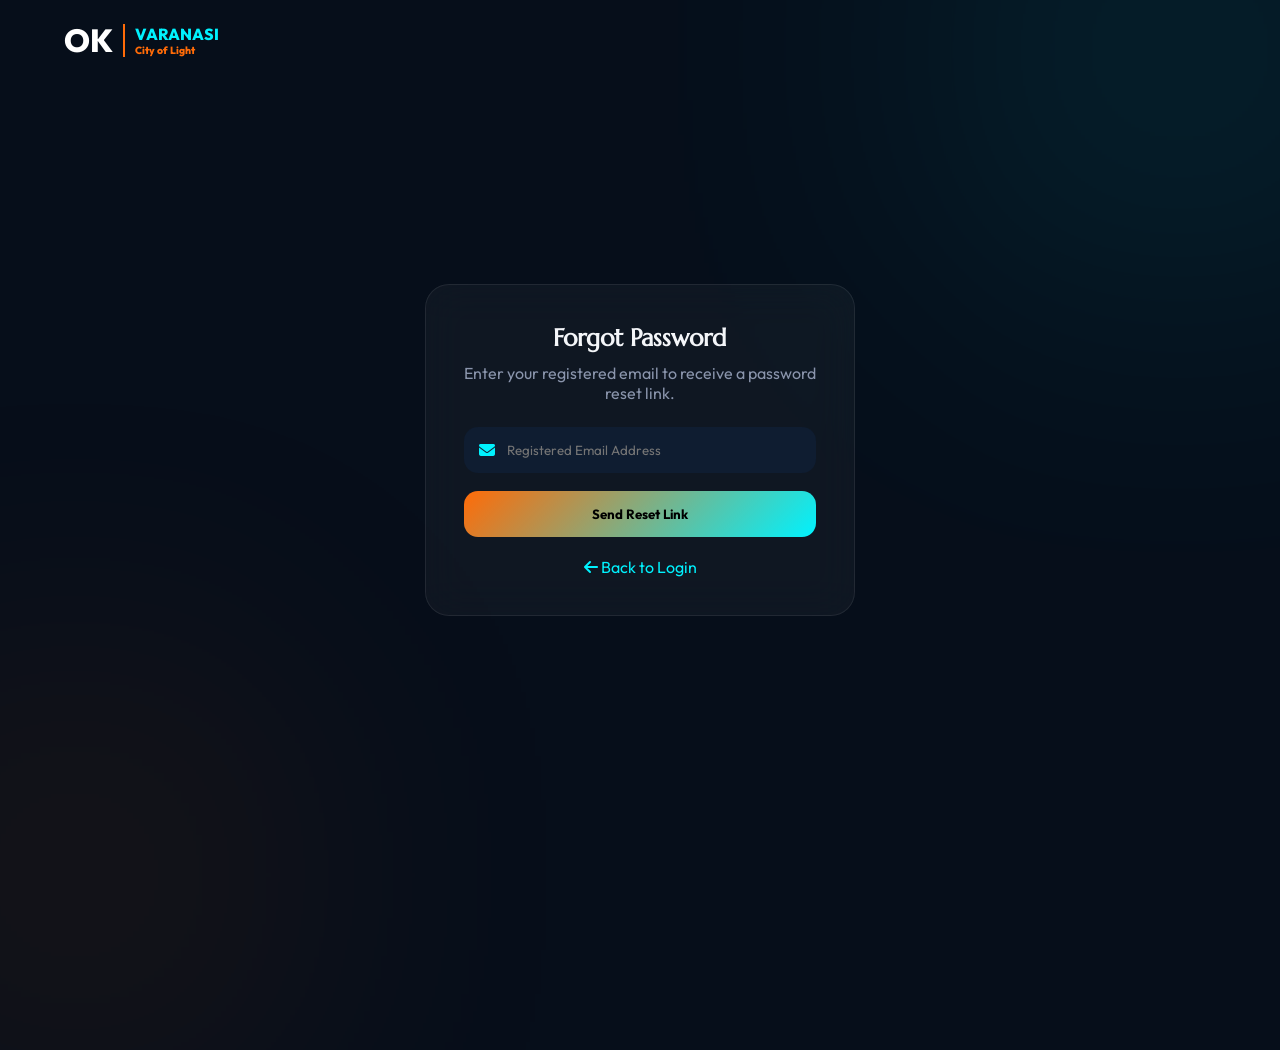
<file: forgot-password.html>
<!DOCTYPE html><html lang='en'><head><meta charset='UTF-8'><meta name='viewport' content='width=device-width,initial-scale=1.0'><title>Forgot Password - OK Varanasi</title><link rel='preconnect' href='https://fonts.googleapis.com'><link rel='preconnect' href='https://fonts.gstatic.com' crossorigin><link href='https://fonts.googleapis.com/css2?family=Marcellus&family=Outfit:wght@300;400;500;600;700;800&display=swap' rel='stylesheet'><link rel='stylesheet' href='https://cdnjs.cloudflare.com/ajax/libs/font-awesome/6.5.0/css/all.min.css'><style>*{margin:0;padding:0;box-sizing:border-box;font-family:Outfit,sans-serif}:root{--bg:#060e1a;--text:#f4f6f9;--muted:#8a95ac;--cyan:#00f2fe;--saffron:#ff6b08}body{background:var(--bg);color:var(--text);min-height:100vh;overflow:hidden}body:before{content:'';position:absolute;top:-150px;right:-100px;width:400px;height:400px;background:var(--cyan);opacity:.12;filter:blur(150px)}body:after{content:'';position:absolute;bottom:-150px;left:-100px;width:350px;height:350px;background:var(--saffron);opacity:.12;filter:blur(150px)}.header{position:absolute;top:0;left:0;width:100%;padding:20px 5%}.logo{display:flex;align-items:center;gap:10px;text-decoration:none;color:#fff}.logo-ok{font-size:2rem;font-weight:800}.logo-varanasi{display:flex;flex-direction:column;color:var(--cyan);font-weight:800;border-left:2px solid var(--saffron);padding-left:10px}.logo-varanasi span{font-size:.65rem;color:var(--saffron)}.wrap{display:flex;justify-content:center;align-items:center;min-height:100vh;padding:20px}.card{width:430px;max-width:100%;background:rgba(255,255,255,.04);backdrop-filter:blur(20px);padding:38px;border-radius:24px;border:1px solid rgba(255,255,255,.08)}h1{font-family:Marcellus,serif;text-align:center}p{color:var(--muted);text-align:center;margin:10px 0 24px}.input{display:flex;align-items:center;gap:12px;background:#0f1d31;padding:15px;border-radius:14px;margin-bottom:18px}.input i{color:var(--cyan)}.input input{flex:1;background:none;border:none;outline:none;color:#fff}button{width:100%;padding:15px;border:none;border-radius:14px;background:linear-gradient(135deg,var(--saffron),var(--cyan));font-weight:700}.bottom{text-align:center;margin-top:20px}.bottom a{color:var(--cyan);text-decoration:none}</style></head><body><header class='header'><a href='index.html' class='logo'><div class='logo-ok'>OK</div><div class='logo-varanasi'>VARANASI<span>City of Light</span></div></a></header><section class='wrap'><div class='card'><h1>Forgot Password</h1><p>Enter your registered email to receive a password reset link.</p><form action='api/forgot-password.php' method='POST'><div class='input'><i class='fa-solid fa-envelope'></i><input type='email' name='email' placeholder='Registered Email Address' required></div><button type='submit'>Send Reset Link</button></form><div class='bottom'><a href='login.html'><i class='fa-solid fa-arrow-left'></i> Back to Login</a></div></div></section></body></html>
</file>
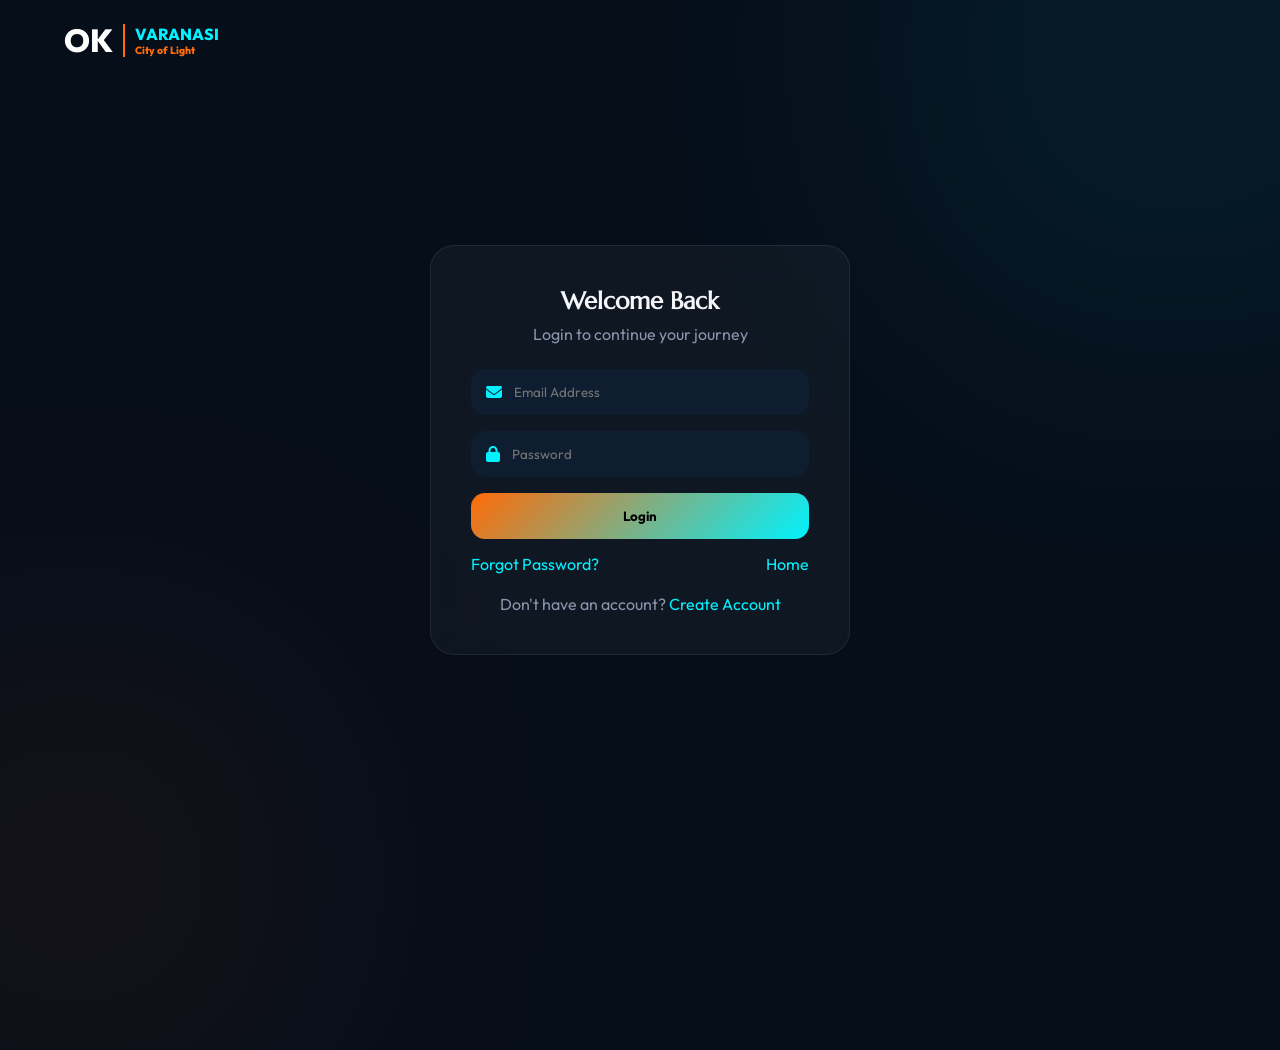
<file: login.html>
<!DOCTYPE html>
<html lang="en">
<head>
<meta charset="UTF-8">
<meta name="viewport" content="width=device-width, initial-scale=1.0">
<title>OK Varanasi Login</title>
<link rel="preconnect" href="https://fonts.googleapis.com">
<link rel="preconnect" href="https://fonts.gstatic.com" crossorigin>
<link href="https://fonts.googleapis.com/css2?family=Marcellus&family=Outfit:wght@300;400;500;600;700;800&display=swap" rel="stylesheet">
<link rel="stylesheet" href="https://cdnjs.cloudflare.com/ajax/libs/font-awesome/6.5.0/css/all.min.css">
<style>
*{margin:0;padding:0;box-sizing:border-box;font-family:'Outfit',sans-serif}
:root{--bg:#060e1a;--text:#f4f6f9;--muted:#8a95ac;--cyan:#00f2fe;--saffron:#ff6b08}
body{background:var(--bg);color:var(--text);min-height:100vh;overflow:hidden}
body:before{content:'';position:absolute;top:-150px;right:-100px;width:400px;height:400px;background:var(--cyan);opacity:.12;filter:blur(150px)}
body:after{content:'';position:absolute;bottom:-150px;left:-100px;width:350px;height:350px;background:var(--saffron);opacity:.12;filter:blur(150px)}
.header{position:absolute;top:0;left:0;width:100%;padding:20px 5%}
.logo{display:flex;align-items:center;gap:10px;text-decoration:none;color:#fff}
.logo-ok{font-size:2rem;font-weight:800}.logo-varanasi{display:flex;flex-direction:column;color:var(--cyan);font-weight:800;border-left:2px solid var(--saffron);padding-left:10px}.logo-varanasi span{font-size:.65rem;color:var(--saffron)}
.wrap{display:flex;justify-content:center;align-items:center;min-height:100vh;padding:20px}
.card{width:420px;max-width:100%;background:rgba(255,255,255,.04);backdrop-filter:blur(20px);padding:40px;border-radius:24px;border:1px solid rgba(255,255,255,.08)}
h1{font-family:'Marcellus',serif;text-align:center}p{text-align:center;color:var(--muted);margin:8px 0 25px}
.input{display:flex;align-items:center;gap:12px;background:#0f1d31;padding:15px;border-radius:14px;margin-bottom:16px}
.input i{color:var(--cyan)}.input input{flex:1;background:none;border:none;outline:none;color:#fff}
button{width:100%;padding:15px;border:none;border-radius:14px;background:linear-gradient(135deg,var(--saffron),var(--cyan));font-weight:700;cursor:pointer}
.links{display:flex;justify-content:space-between;margin-top:15px}.links a,.bottom a{color:var(--cyan);text-decoration:none}.bottom{text-align:center;margin-top:20px;color:var(--muted)}
</style>
</head>
<body>
<header class="header">
<a href="index.html" class="logo"><div class="logo-ok">OK</div><div class="logo-varanasi">VARANASI<span>City of Light</span></div></a>
</header>

<section class="wrap">
<div class="card">
<h1>Welcome Back</h1>
<p>Login to continue your journey</p>

<form id="loginForm" action="api/login.php" method="POST">
<div class="input"><i class="fa-solid fa-envelope"></i><input type="email" name="email" placeholder="Email Address" required></div>
<div class="input"><i class="fa-solid fa-lock"></i><input type="password" name="password" placeholder="Password" required></div>

<button type="submit">Login</button>

<div class="links">
<a href="forgot-password.html">Forgot Password?</a>
<a href="index.html">Home</a>
</div>
</form>

<div class="bottom">
Don't have an account?
<a href="register.html">Create Account</a>
</div>
</div>
</section>

<script>
const loginForm=document.getElementById("loginForm");
loginForm.addEventListener("submit",function(e){
e.preventDefault();
const formData=new FormData(loginForm);
fetch("api/login.php",{method:"POST",body:formData})
.then(r=>r.text())
.then(data=>{
if(data.trim()==="success"){
alert("Login Successful!");
window.location.href="index.html";
}else{
alert(data);
}
})
.catch(()=>alert("Something went wrong."));
});
</script>
</body>
</html>
</file>
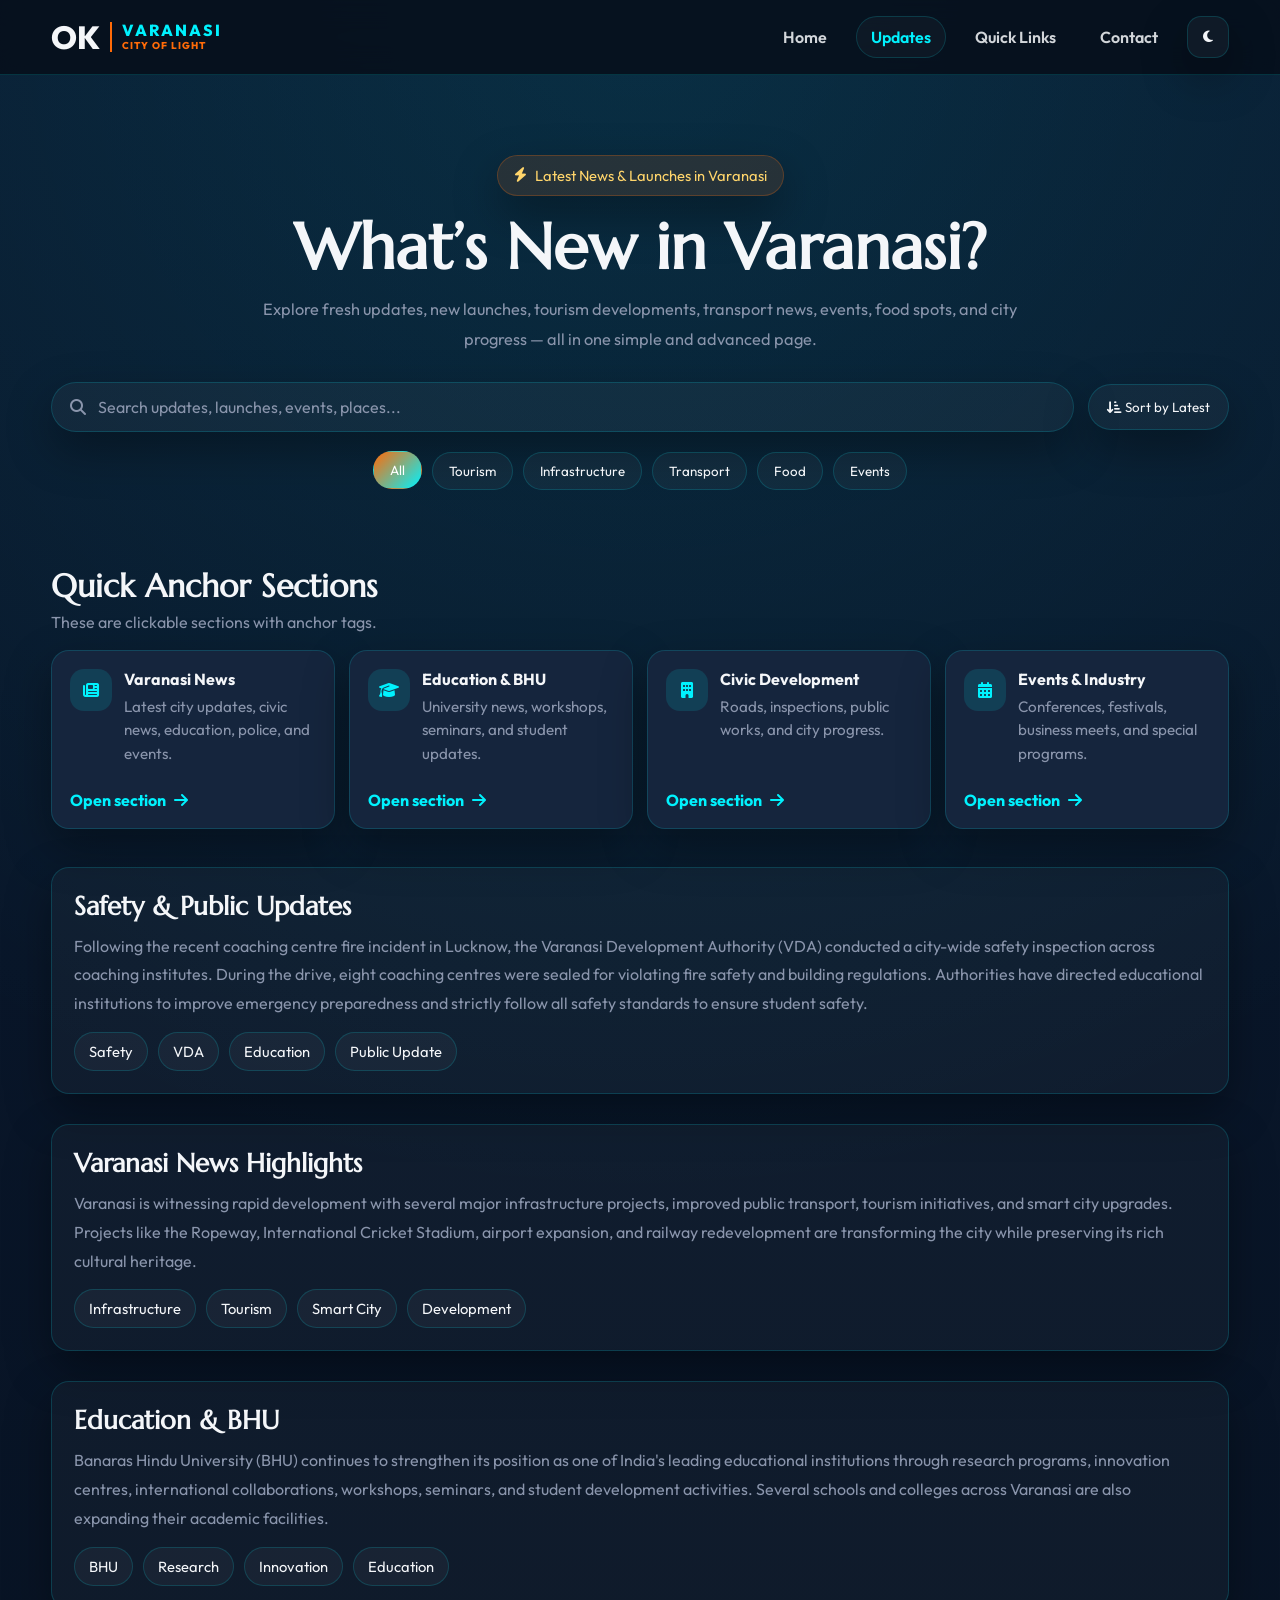
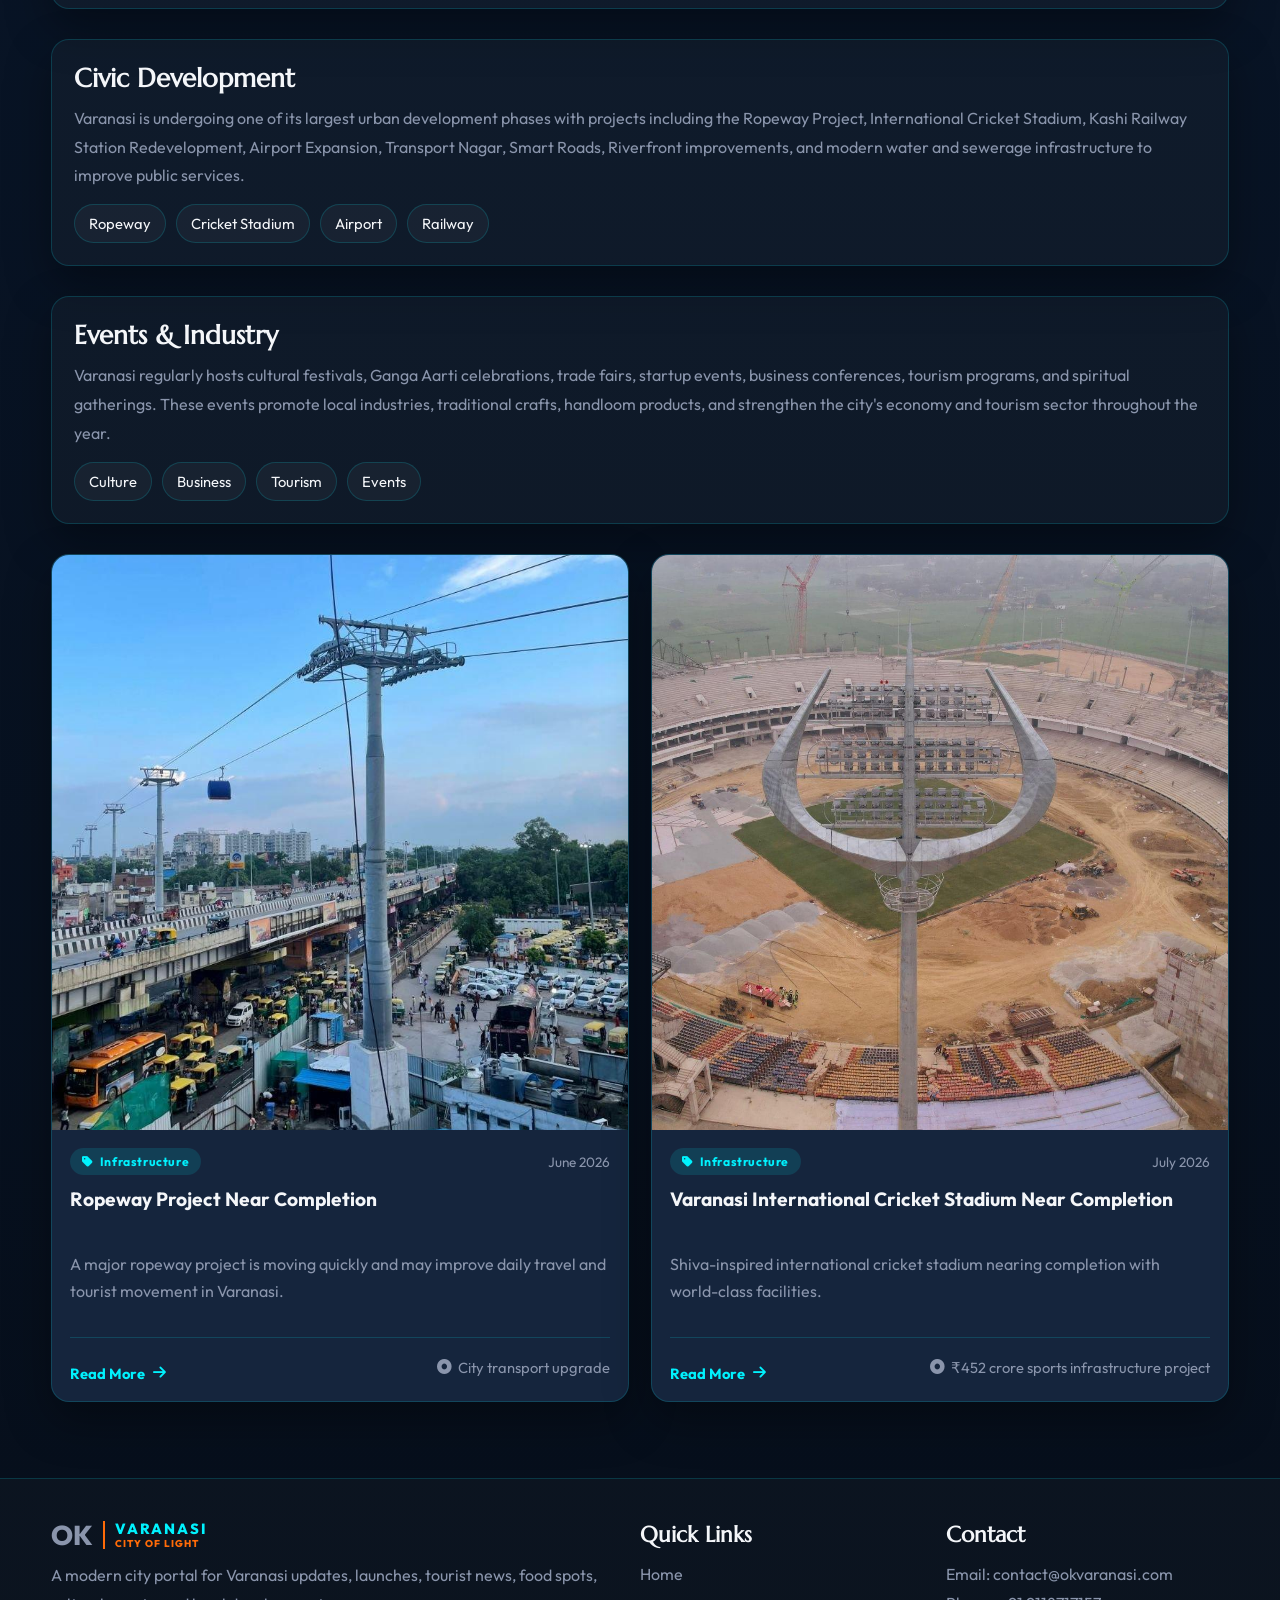
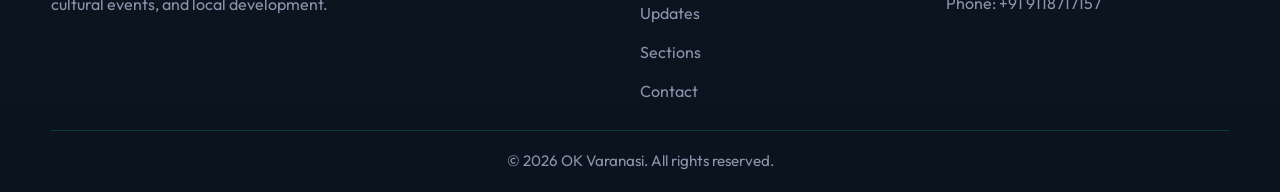
<file: new.html>
<!DOCTYPE html>
<html lang="en">
<head>
  <meta charset="UTF-8" />
  <meta name="viewport" content="width=device-width, initial-scale=1.0" />
  <title>OK Varanasi | Updates</title>
  <meta name="description" content="Latest updates, launches, events, tourism news, and developments happening in Varanasi." />
  <link rel="preconnect" href="https://fonts.googleapis.com">
  <link rel="preconnect" href="https://fonts.gstatic.com" crossorigin>
  <link href="https://fonts.googleapis.com/css2?family=Marcellus&family=Outfit:wght@300;400;500;600;700;800&display=swap" rel="stylesheet">
  <link rel="stylesheet" href="https://cdnjs.cloudflare.com/ajax/libs/font-awesome/6.5.0/css/all.min.css">

  <style>
    *{
      margin:0;
      padding:0;
      box-sizing:border-box;
      font-family:'Outfit',sans-serif;
    }

    :root{
      --bg:#060e1a;
      --bg2:#0a192f;
      --card:#15253d;
      --card2:#1a2f4c;
      --text:#f4f6f9;
      --muted:#8a95ac;
      --cyan:#00f2fe;
      --saffron:#ff6b08;
      --gold:#ffd56b;
      --border:rgba(0,242,254,0.16);
      --shadow:0 18px 45px rgba(0,0,0,0.35);
      --header-bg:rgba(6,14,26,0.86);
    }

    body.light{
      --bg:#f4f7fb;
      --bg2:#ffffff;
      --card:#ffffff;
      --card2:#f7fbff;
      --text:#10233d;
      --muted:#5f6f87;
      --cyan:#0066ff;
      --saffron:#ff7a1a;
      --gold:#b8860b;
      --border:rgba(0,102,255,0.16);
      --shadow:0 18px 45px rgba(20,40,80,0.10);
      --header-bg:rgba(244,247,251,0.88);
    }

    html{
      scroll-behavior:smooth;
    }

    body{
      background:
        radial-gradient(circle at top, rgba(0,242,254,0.10), transparent 35%),
        linear-gradient(180deg, var(--bg2), var(--bg));
      color:var(--text);
      overflow-x:hidden;
      transition:background 0.35s ease, color 0.35s ease;
    }

    a{
      text-decoration:none;
      color:inherit;
    }

    .container{
      width:min(1200px,92%);
      margin:auto;
    }

    .header{
      position:sticky;
      top:0;
      z-index:1000;
      background:var(--header-bg);
      backdrop-filter:blur(14px);
      border-bottom:1px solid var(--border);
    }

    .nav{
      display:flex;
      justify-content:space-between;
      align-items:center;
      gap:16px;
      padding:16px 0;
    }

    .logo{
      display:flex;
      align-items:center;
      gap:10px;
      color:var(--text);
      text-decoration:none;
    }

    .logo-ok{
      font-size:2rem;
      font-weight:800;
      line-height:1;
    }

    .logo-varanasi{
      display:flex;
      flex-direction:column;
      font-size:1rem;
      font-weight:800;
      color:var(--cyan);
      letter-spacing:2px;
      text-transform:uppercase;
      border-left:2px solid var(--saffron);
      padding-left:10px;
      line-height:1.05;
    }

    .logo-varanasi span{
      color:var(--saffron);
      font-size:0.62rem;
      letter-spacing:1px;
      margin-top:2px;
    }

    .nav-links{
      display:flex;
      gap:14px;
      flex-wrap:wrap;
      align-items:center;
    }

    .nav-links a{
      padding:10px 14px;
      border-radius:999px;
      color:var(--text);
      font-weight:600;
      opacity:0.86;
      transition:0.25s ease;
      border:1px solid transparent;
    }

    .nav-links a:hover,
    .nav-links a.active{
      color:var(--cyan);
      opacity:1;
      border-color:var(--border);
      background:rgba(255,255,255,0.03);
    }

    .icon-btn{
      width:42px;
      height:42px;
      border:1px solid var(--border);
      background:rgba(255,255,255,0.04);
      color:var(--text);
      border-radius:14px;
      cursor:pointer;
      display:inline-flex;
      align-items:center;
      justify-content:center;
      box-shadow:var(--shadow);
      transition:0.25s ease;
    }

    .icon-btn:hover{
      transform:translateY(-2px);
      border-color:var(--cyan);
    }

    .hero{
      padding:80px 0 34px;
      text-align:center;
    }

    .hero-badge{
      display:inline-flex;
      align-items:center;
      gap:8px;
      padding:10px 16px;
      border-radius:999px;
      background:rgba(255,107,8,0.12);
      border:1px solid rgba(255,107,8,0.25);
      color:var(--gold);
      margin-bottom:18px;
      box-shadow:var(--shadow);
      font-size:0.92rem;
    }

    .hero h1{
      font-family:'Marcellus',serif;
      font-size:clamp(2.2rem,5vw,4.1rem);
      line-height:1.05;
      margin-bottom:14px;
    }

    .hero p{
      max-width:780px;
      margin:0 auto;
      color:var(--muted);
      line-height:1.8;
      font-size:1.02rem;
    }

    .toolbar{
      margin-top:28px;
      display:grid;
      grid-template-columns:1.5fr auto;
      gap:14px;
      align-items:center;
    }

    .search-wrap{
      display:flex;
      align-items:center;
      gap:12px;
      background:rgba(255,255,255,0.04);
      border:1px solid var(--border);
      padding:14px 18px;
      border-radius:999px;
      box-shadow:var(--shadow);
    }

    .search-wrap i{
      color:var(--muted);
    }

    .search-wrap input{
      width:100%;
      border:none;
      outline:none;
      background:transparent;
      color:var(--text);
      font-size:1rem;
    }

    .search-wrap input::placeholder{
      color:var(--muted);
    }

    .sort-btn{
      padding:14px 18px;
      border-radius:999px;
      border:1px solid var(--border);
      background:rgba(255,255,255,0.04);
      color:var(--text);
      cursor:pointer;
      box-shadow:var(--shadow);
      white-space:nowrap;
    }

    .filters{
      display:flex;
      justify-content:center;
      gap:10px;
      flex-wrap:wrap;
      margin-top:20px;
    }

    .filter-btn{
      padding:10px 16px;
      border-radius:999px;
      border:1px solid var(--border);
      background:rgba(255,255,255,0.04);
      color:var(--text);
      cursor:pointer;
      transition:0.25s ease;
    }

    .filter-btn:hover,
    .filter-btn.active{
      background:linear-gradient(135deg, var(--saffron), var(--cyan));
      color:#fff;
      border-color:transparent;
      transform:translateY(-1px);
    }

    .section-head{
      display:flex;
      justify-content:space-between;
      align-items:end;
      gap:16px;
      margin:42px 0 18px;
      flex-wrap:wrap;
    }

    .section-head h2{
      font-family:'Marcellus',serif;
      font-size:2rem;
      margin-bottom:6px;
    }

    .section-head p{
      color:var(--muted);
    }

    .anchor-strip{
      display:grid;
      grid-template-columns:repeat(4, 1fr);
      gap:14px;
      margin-bottom:38px;
    }

    .anchor-card{
      background:var(--card);
      border:1px solid var(--border);
      border-radius:18px;
      padding:18px;
      box-shadow:var(--shadow);
      transition:0.28s ease;
      min-height:170px;
      display:flex;
      flex-direction:column;
      justify-content:space-between;
    }

    .anchor-card:hover{
      transform:translateY(-6px);
      border-color:rgba(0,242,254,0.25);
      background:var(--card2);
    }

    .anchor-top{
      display:flex;
      align-items:flex-start;
      gap:12px;
      margin-bottom:12px;
    }

    .anchor-icon{
      width:42px;
      height:42px;
      border-radius:14px;
      display:grid;
      place-items:center;
      background:rgba(0,242,254,0.12);
      color:var(--cyan);
      flex:0 0 auto;
    }

    .anchor-card h3{
      font-size:1rem;
      margin-bottom:6px;
    }

    .anchor-card p{
      color:var(--muted);
      line-height:1.55;
      font-size:0.95rem;
    }

    .read-link{
      display:inline-flex;
      align-items:center;
      gap:8px;
      color:var(--cyan);
      font-weight:700;
      margin-top:12px;
    }

    .content-block{
      margin:10px 0 30px;
      padding:22px;
      background:rgba(255,255,255,0.03);
      border:1px solid var(--border);
      border-radius:18px;
      box-shadow:var(--shadow);
    }

    .content-block h3{
      font-family:'Marcellus',serif;
      font-size:1.6rem;
      margin-bottom:10px;
    }

    .content-block p{
      color:var(--muted);
      line-height:1.8;
      margin-bottom:14px;
    }

    .chips{
      display:flex;
      flex-wrap:wrap;
      gap:10px;
      margin-top:14px;
    }

    .chip{
      padding:9px 14px;
      border-radius:999px;
      background:rgba(255,255,255,0.04);
      border:1px solid var(--border);
      color:var(--text);
      font-size:0.92rem;
    }

    .updates-grid{
      display:grid;
      grid-template-columns:repeat(auto-fit, minmax(280px, 1fr));
      gap:22px;
      padding-bottom:56px;
    }

    .card{
      background:var(--card);
      border:1px solid var(--border);
      border-radius:18px;
      overflow:hidden;
      box-shadow:var(--shadow);
      transition:0.28s ease;
      position:relative;
      display:block;
    }

    .card:hover{
      transform:translateY(-7px);
      border-color:rgba(0,242,254,0.25);
      background:var(--card2);
    }

    .card img{
      width:100%;
      aspect-ratio:1 / 1;
      object-fit:cover;
      display:block;
    }

    .card-content{
      padding:18px;
    }

    .badge-row{
      display:flex;
      justify-content:space-between;
      gap:10px;
      align-items:center;
      margin-bottom:12px;
      flex-wrap:wrap;
    }

    .badge{
      display:inline-flex;
      align-items:center;
      gap:6px;
      padding:6px 12px;
      border-radius:999px;
      background:rgba(0,242,254,0.12);
      color:var(--cyan);
      font-size:0.76rem;
      letter-spacing:0.6px;
      font-weight:700;
    }

    .date{
      font-size:0.85rem;
      color:var(--muted);
    }

    .card h3{
      font-size:1.2rem;
      margin-bottom:10px;
      min-height:54px;
    }

    .card p{
      color:var(--muted);
      line-height:1.65;
      margin-bottom:14px;
      min-height:72px;
    }

    .card-actions{
      display:flex;
      justify-content:space-between;
      align-items:center;
      gap:12px;
      padding-top:14px;
      border-top:1px solid var(--border);
      font-size:0.92rem;
    }

    .meta{
      color:var(--muted);
      display:inline-flex;
      align-items:center;
      gap:6px;
    }

    .empty{
      grid-column:1 / -1;
      text-align:center;
      padding:42px 18px;
      border:1px dashed var(--border);
      border-radius:18px;
      color:var(--muted);
      background:rgba(255,255,255,0.03);
    }

    .footer{
      border-top:1px solid var(--border);
      background:rgba(255,255,255,0.02);
      padding:42px 0 18px;
      color:var(--muted);
      margin-top:20px;
    }

    .footer-grid{
      display:grid;
      grid-template-columns:2fr 1fr 1fr;
      gap:24px;
      margin-bottom:24px;
    }

    .footer h3{
      font-family:'Marcellus',serif;
      color:var(--text);
      margin-bottom:12px;
      font-size:1.35rem;
    }

    .footer p,
    .footer a{
      color:var(--muted);
      line-height:1.8;
    }

    .footer a:hover{
      color:var(--cyan);
    }

    .footer-links{
      display:flex;
      flex-direction:column;
      gap:10px;
    }

    .footer-logo{
      display:flex;
      align-items:center;
      gap:10px;
      color:var(--text);
      margin-bottom:12px;
    }

    .footer-logo .logo-ok{
      font-size:1.7rem;
    }

    .footer-logo .logo-varanasi{
      font-size:0.92rem;
    }

    .footer-bottom{
      border-top:1px solid var(--border);
      padding-top:16px;
      text-align:center;
      font-size:0.95rem;
    }

    .back-top{
      position:fixed;
      right:18px;
      bottom:18px;
      width:48px;
      height:48px;
      border-radius:16px;
      border:1px solid var(--border);
      background:linear-gradient(135deg, var(--saffron), var(--cyan));
      color:#fff;
      display:grid;
      place-items:center;
      box-shadow:var(--shadow);
      opacity:0;
      pointer-events:none;
      transform:translateY(10px);
      transition:0.25s ease;
      z-index:999;
    }

    .back-top.show{
      opacity:1;
      pointer-events:auto;
      transform:translateY(0);
    }

    @media (max-width: 980px){
      .anchor-strip{
        grid-template-columns:repeat(2, 1fr);
      }

      .footer-grid{
        grid-template-columns:1fr;
      }
    }

    @media (max-width: 760px){
      .nav{
        flex-direction:column;
        align-items:flex-start;
      }

      .toolbar{
        grid-template-columns:1fr;
      }

      .anchor-strip{
        grid-template-columns:1fr;
      }

      .section-head{
        align-items:flex-start;
      }

      .card h3{
        min-height:auto;
      }

      .card p{
        min-height:auto;
      }

      .card img{
        aspect-ratio:1 / 1;
      }
    }
  </style>
</head>
<body id="top">

  <header class="header">
    <div class="container nav">
      <a href="index.html" class="logo" aria-label="OK Varanasi Home">
        <div class="logo-ok">OK</div>
        <div class="logo-varanasi">
          VARANASI
          <span>City of Light</span>
        </div>
      </a>

      <nav class="nav-links" aria-label="Primary">
        <a href="index.html">Home</a>
        <a href="#updates" class="active">Updates</a>
        <a href="#quick-links">Quick Links</a>
        <a href="#contact">Contact</a>
        <button class="icon-btn" id="themeToggle" aria-label="Toggle theme" title="Toggle dark/light mode">
          <i class="fa-solid fa-moon"></i>
        </button>
      </nav>
    </div>
  </header>

  <section class="hero">
    <div class="container">
      <div class="hero-badge">
        <i class="fa-solid fa-bolt"></i>
        Latest News & Launches in Varanasi
      </div>

      <h1>What’s New in Varanasi?</h1>

      <p>
        Explore fresh updates, new launches, tourism developments, transport news,
        events, food spots, and city progress — all in one simple and advanced page.
      </p>

      <div class="toolbar">
        <div class="search-wrap">
          <i class="fa-solid fa-magnifying-glass"></i>
          <input type="text" id="searchInput" placeholder="Search updates, launches, events, places..." />
        </div>
        <button class="sort-btn" id="sortBtn">
          <i class="fa-solid fa-arrow-down-short-wide"></i> Sort by Latest
        </button>
      </div>

      <div class="filters" id="filters">
        <button class="filter-btn active" data-filter="all">All</button>
        <button class="filter-btn" data-filter="tourism">Tourism</button>
        <button class="filter-btn" data-filter="infrastructure">Infrastructure</button>
        <button class="filter-btn" data-filter="transport">Transport</button>
        <button class="filter-btn" data-filter="food">Food</button>
        <button class="filter-btn" data-filter="events">Events</button>
      </div>
    </div>
  </section>

 <main class="container" id="updates">
  <section class="section-head">
    <div>
      <h2>Quick Anchor Sections</h2>
      <p>These are clickable sections with anchor tags.</p>
    </div>
  </section>

  <section class="anchor-strip" id="quick-links">
    <a class="anchor-card" href="#varanasi-news-section">
      <div class="anchor-top">
        <div class="anchor-icon"><i class="fa-solid fa-newspaper"></i></div>
        <div>
          <h3>Varanasi News</h3>
          <p>Latest city updates, civic news, education, police, and events.</p>
        </div>
      </div>
      <span class="read-link">Open section <i class="fa-solid fa-arrow-right"></i></span>
    </a>

    <a class="anchor-card" href="#education-section">
      <div class="anchor-top">
        <div class="anchor-icon"><i class="fa-solid fa-graduation-cap"></i></div>
        <div>
          <h3>Education & BHU</h3>
          <p>University news, workshops, seminars, and student updates.</p>
        </div>
      </div>
      <span class="read-link">Open section <i class="fa-solid fa-arrow-right"></i></span>
    </a>

    <a class="anchor-card" href="#civic-section">
      <div class="anchor-top">
        <div class="anchor-icon"><i class="fa-solid fa-building"></i></div>
        <div>
          <h3>Civic Development</h3>
          <p>Roads, inspections, public works, and city progress.</p>
        </div>
      </div>
      <span class="read-link">Open section <i class="fa-solid fa-arrow-right"></i></span>
    </a>

    <a class="anchor-card" href="#events-section">
      <div class="anchor-top">
        <div class="anchor-icon"><i class="fa-solid fa-calendar-days"></i></div>
        <div>
          <h3>Events & Industry</h3>
          <p>Conferences, festivals, business meets, and special programs.</p>
        </div>
      </div>
      <span class="read-link">Open section <i class="fa-solid fa-arrow-right"></i></span>
    </a>
  </section>


  <section id="events-section" class="content-block">
  <h3>Safety & Public Updates</h3>
  <p>
    Following the recent coaching centre fire incident in Lucknow, the Varanasi
    Development Authority (VDA) conducted a city-wide safety inspection across
    coaching institutes. During the drive, eight coaching centres were sealed
    for violating fire safety and building regulations. Authorities have directed
    educational institutions to improve emergency preparedness and strictly
    follow all safety standards to ensure student safety.
  </p>
  <div class="chips">
    <span class="chip">Safety</span>
    <span class="chip">VDA</span>
    <span class="chip">Education</span>
    <span class="chip">Public Update</span>
  </div>
</section>



  <section id="varanasi-news-section" class="content-block">
  <h3>Varanasi News Highlights</h3>
  <p>
    Varanasi is witnessing rapid development with several major infrastructure projects,
    improved public transport, tourism initiatives, and smart city upgrades. Projects
    like the Ropeway, International Cricket Stadium, airport expansion, and railway
    redevelopment are transforming the city while preserving its rich cultural heritage.
  </p>
  <div class="chips">
    <span class="chip">Infrastructure</span>
    <span class="chip">Tourism</span>
    <span class="chip">Smart City</span>
    <span class="chip">Development</span>
  </div>
</section>

<section id="education-section" class="content-block">
  <h3>Education & BHU</h3>
  <p>
    Banaras Hindu University (BHU) continues to strengthen its position as one of India's
    leading educational institutions through research programs, innovation centres,
    international collaborations, workshops, seminars, and student development activities.
    Several schools and colleges across Varanasi are also expanding their academic facilities.
  </p>
  <div class="chips">
    <span class="chip">BHU</span>
    <span class="chip">Research</span>
    <span class="chip">Innovation</span>
    <span class="chip">Education</span>
  </div>
</section>

<section id="civic-section" class="content-block">
  <h3>Civic Development</h3>
  <p>
    Varanasi is undergoing one of its largest urban development phases with projects
    including the Ropeway Project, International Cricket Stadium, Kashi Railway Station
    Redevelopment, Airport Expansion, Transport Nagar, Smart Roads, Riverfront
    improvements, and modern water and sewerage infrastructure to improve public services.
  </p>
  <div class="chips">
    <span class="chip">Ropeway</span>
    <span class="chip">Cricket Stadium</span>
    <span class="chip">Airport</span>
    <span class="chip">Railway</span>
  </div>
</section>

<section id="events-section" class="content-block">
  <h3>Events & Industry</h3>
  <p>
    Varanasi regularly hosts cultural festivals, Ganga Aarti celebrations, trade fairs,
    startup events, business conferences, tourism programs, and spiritual gatherings.
    These events promote local industries, traditional crafts, handloom products, and
    strengthen the city's economy and tourism sector throughout the year.
  </p>
  <div class="chips">
    <span class="chip">Culture</span>
    <span class="chip">Business</span>
    <span class="chip">Tourism</span>
    <span class="chip">Events</span>
  </div>
</section>

  <section class="updates-grid" id="updatesGrid">
    <a class="update-card" href="#education-section">
      <div class="update-badge">Education</div>
      <h3>BHU Research Workshop Started Today</h3>
      <p>
        Banaras Hindu University inaugurated a 10-day online workshop on research methodology in social sciences
        at the Centre for the Study of Social Inclusion. :contentReference[oaicite:1]{index=1}
      </p>
      <span class="read-link">Read more <i class="fa-solid fa-arrow-right"></i></span>
    </a>

    <a class="update-card" href="#civic-section">
      <div class="update-badge">Civic</div>
      <h3>Municipal Commissioner Cracks Down on Delay</h3>
      <p>
        Varanasi municipal authorities inspected development works and imposed fines, show-cause notices,
        and disciplinary action for poor quality and delays. :contentReference[oaicite:2]{index=2}
      </p>
      <span class="read-link">Read more <i class="fa-solid fa-arrow-right"></i></span>
    </a>

    <a class="update-card" href="#varanasi-news-section">
      <div class="update-badge">Police</div>
      <h3>Operation Vajrapat Targets Criminal Networks</h3>
      <p>
        Varanasi range police launched Operation Vajrapat, identifying organized crime networks and taking down
        554 social media profiles linked to criminal influence. :contentReference[oaicite:3]{index=3}
      </p>
      <span class="read-link">Read more <i class="fa-solid fa-arrow-right"></i></span>
    </a>

    <a class="update-card" href="#events-section">
      <div class="update-badge">Industry</div>
      <h3>Varanasi to Host Wheat Industry Meet in July</h3>
      <p>
        The WPPS CEO’s Conclave 2026 will be held in Varanasi on July 9–10, focusing on wheat value chains
        and industry strategy. :contentReference[oaicite:4]{index=4}
      </p>
      <span class="read-link">Read more <i class="fa-solid fa-arrow-right"></i></span>
    </a>
  </section>







</main>

  <footer class="footer" id="contact">
    <div class="container">
      <div class="footer-grid">
        <div>
          <a href="index.html" class="footer-logo" aria-label="OK Varanasi Home">
            <div class="logo-ok">OK</div>
            <div class="logo-varanasi">
              VARANASI
              <span>City of Light</span>
            </div>
          </a>
          <p>
            A modern city portal for Varanasi updates, launches, tourist news, food spots,
            cultural events, and local development.
          </p>
        </div>

        <div>
          <h3>Quick Links</h3>
          <div class="footer-links">
            <a href="index.html">Home</a>
            <a href="#updates">Updates</a>
            <a href="#quick-links">Sections</a>
            <a href="#contact">Contact</a>
          </div>
        </div>

        <div>
          <h3>Contact</h3>
          <p>Email: contact@okvaranasi.com</p>
          <p>Phone: +91 9118717157</p>
        </div>
      </div>

      <div class="footer-bottom">
        <p>© <span id="year"></span> OK Varanasi. All rights reserved.</p>
      </div>
    </div>
  </footer>

  <a href="#top" class="back-top" id="backTop" aria-label="Back to top">
    <i class="fa-solid fa-arrow-up"></i>
  </a>

  <script>
    const UPDATES = [
      {
        title: "Ropeway Project Near Completion",
        category: "infrastructure",
        label: "Infrastructure",
        date: "June 2026",
        order: 1,
        image: "updates/assets/ropeway-project.jpg",
        description: "A major ropeway project is moving quickly and may improve daily travel and tourist movement in Varanasi.",
        link: "updates/ropeway-project.html",
        meta: "City transport upgrade"
      },

      {
         title: "Varanasi International Cricket Stadium Near Completion",
         category: "infrastructure",
         label: "Infrastructure",
         date: "July 2026",
          image: "updates/assets/varanasi-cricket-stadium.jpg",
         description: "Shiva-inspired international cricket stadium nearing completion with world-class facilities.",
          link: "updates/varanasi-international-cricket-stadium.html",
          meta: "₹452 crore sports infrastructure project"
       }
    ];

    const grid = document.getElementById("updatesGrid");
    const searchInput = document.getElementById("searchInput");
    const filterBtns = document.querySelectorAll(".filter-btn");
    const themeToggle = document.getElementById("themeToggle");
    const sortBtn = document.getElementById("sortBtn");
    const year = document.getElementById("year");
    const backTop = document.getElementById("backTop");

    let activeFilter = "all";
    let sortDesc = true;

    year.textContent = new Date().getFullYear();

    function renderCards(list){
      grid.innerHTML = "";

      if(!list.length){
        grid.innerHTML = `
          <div class="empty">
            No updates found. Try another search or category.
          </div>
        `;
        return;
      }

      list.forEach(item => {
        const card = document.createElement("a");
        card.className = "card";
        card.href = item.link;
        card.innerHTML = `
          <img src="${item.image}" alt="${item.title}">
          <div class="card-content">
            <div class="badge-row">
              <span class="badge"><i class="fa-solid fa-tag"></i> ${item.label}</span>
              <span class="date">${item.date}</span>
            </div>
            <h3>${item.title}</h3>
            <p>${item.description}</p>
            <div class="card-actions">
              <span class="read-link">Read More <i class="fa-solid fa-arrow-right"></i></span>
              <span class="meta"><i class="fa-solid fa-circle-dot"></i> ${item.meta}</span>
            </div>
          </div>
        `;
        grid.appendChild(card);
      });
    }

    function filterAndSearch(){
      const q = searchInput.value.trim().toLowerCase();

      let filtered = UPDATES.filter(item => {
        const matchesText =
          item.title.toLowerCase().includes(q) ||
          item.description.toLowerCase().includes(q) ||
          item.label.toLowerCase().includes(q) ||
          item.meta.toLowerCase().includes(q) ||
          item.category.toLowerCase().includes(q);

        const matchesCategory = activeFilter === "all" || item.category === activeFilter;
        return matchesText && matchesCategory;
      });

      filtered.sort((a, b) => {
        return sortDesc ? a.order - b.order : b.order - a.order;
      });

      renderCards(filtered);
    }

    searchInput.addEventListener("input", filterAndSearch);

    filterBtns.forEach(btn => {
      btn.addEventListener("click", () => {
        filterBtns.forEach(b => b.classList.remove("active"));
        btn.classList.add("active");
        activeFilter = btn.dataset.filter;
        filterAndSearch();
      });
    });

    sortBtn.addEventListener("click", () => {
      sortDesc = !sortDesc;
      sortBtn.innerHTML = sortDesc
        ? '<i class="fa-solid fa-arrow-down-short-wide"></i> Sort by Latest'
        : '<i class="fa-solid fa-arrow-up-wide-short"></i> Sort by Oldest';
      filterAndSearch();
    });

    function applyTheme(theme){
      document.body.classList.toggle("light", theme === "light");
      themeToggle.innerHTML = theme === "light"
        ? '<i class="fa-solid fa-sun"></i>'
        : '<i class="fa-solid fa-moon"></i>';
      localStorage.setItem("okvaranasi-theme", theme);
    }

    themeToggle.addEventListener("click", () => {
      const isLight = document.body.classList.contains("light");
      applyTheme(isLight ? "dark" : "light");
    });

    window.addEventListener("scroll", () => {
      if(window.scrollY > 350){
        backTop.classList.add("show");
      }else{
        backTop.classList.remove("show");
      }
    });

    const savedTheme = localStorage.getItem("okvaranasi-theme") || "dark";
    applyTheme(savedTheme);

    renderCards(UPDATES);
  </script>
</body>
</html>
</file>
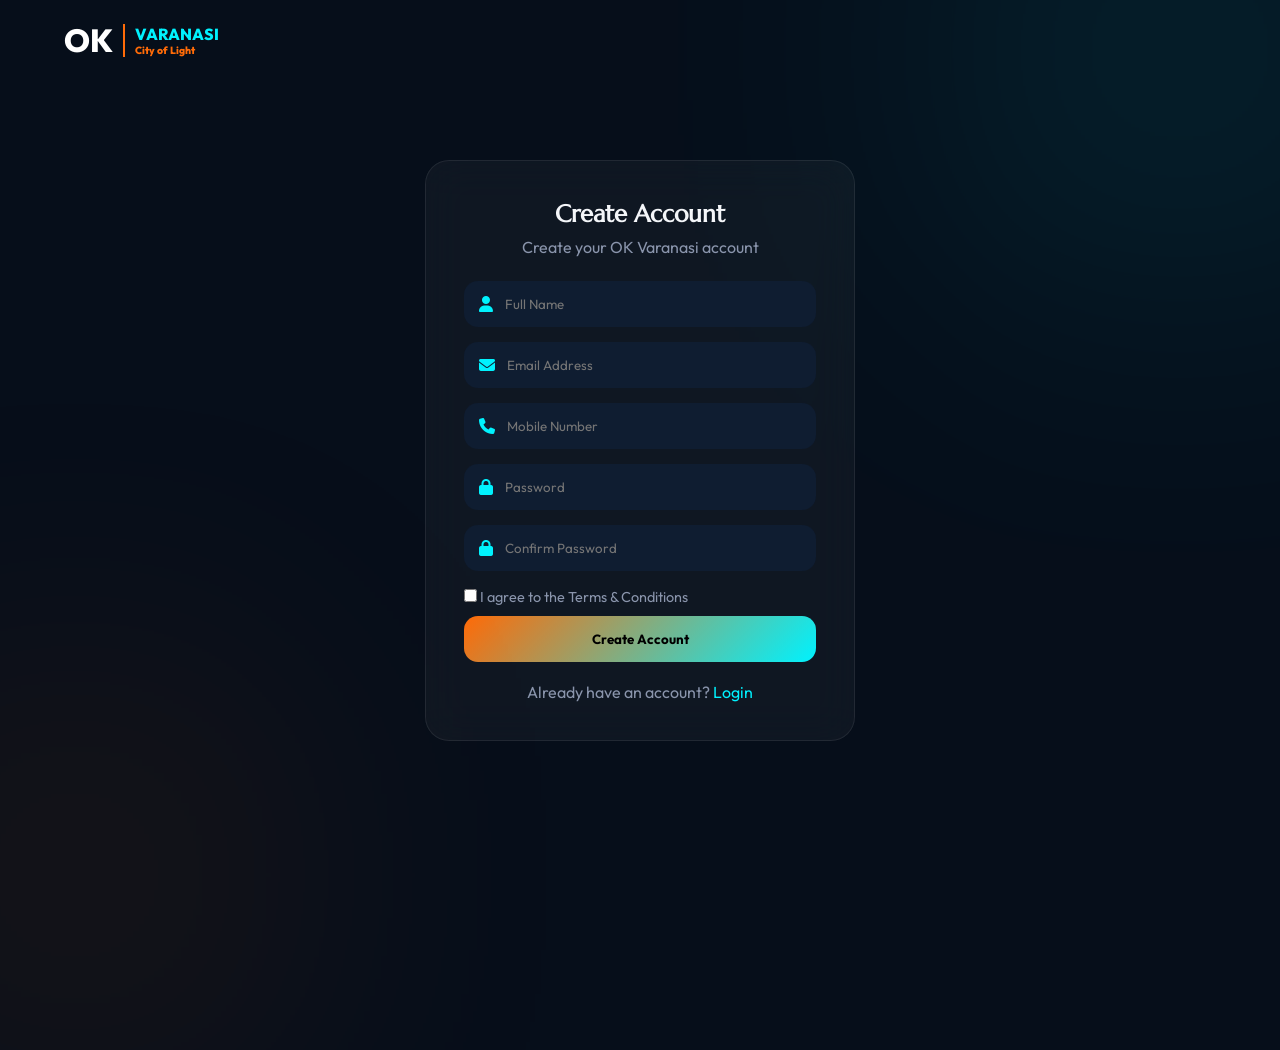
<file: register.html>
<!DOCTYPE html>
<html lang="en">
<head>
<meta charset="UTF-8">
<meta name="viewport" content="width=device-width, initial-scale=1.0">
<title>OK Varanasi Register</title>
<link rel="preconnect" href="https://fonts.googleapis.com">
<link rel="preconnect" href="https://fonts.gstatic.com" crossorigin>
<link href="https://fonts.googleapis.com/css2?family=Marcellus&family=Outfit:wght@300;400;500;600;700;800&display=swap" rel="stylesheet">
<link rel="stylesheet" href="https://cdnjs.cloudflare.com/ajax/libs/font-awesome/6.5.0/css/all.min.css">
<style>
*{margin:0;padding:0;box-sizing:border-box;font-family:'Outfit',sans-serif}
:root{--bg:#060e1a;--card:#15253d;--text:#f4f6f9;--muted:#8a95ac;--cyan:#00f2fe;--saffron:#ff6b08}
body{background:var(--bg);color:var(--text);min-height:100vh;overflow:hidden}
body:before{content:'';position:absolute;top:-150px;right:-100px;width:400px;height:400px;background:var(--cyan);opacity:.12;filter:blur(150px)}
body:after{content:'';position:absolute;bottom:-150px;left:-100px;width:350px;height:350px;background:var(--saffron);opacity:.12;filter:blur(150px)}
.header{position:absolute;top:0;left:0;width:100%;padding:20px 5%;z-index:10}
.logo{display:flex;align-items:center;gap:10px;text-decoration:none;color:#fff}
.logo-ok{font-size:2rem;font-weight:800}
.logo-varanasi{display:flex;flex-direction:column;color:var(--cyan);font-weight:800;border-left:2px solid var(--saffron);padding-left:10px}
.logo-varanasi span{font-size:.65rem;color:var(--saffron)}
.wrap{display:flex;justify-content:center;align-items:center;min-height:100vh;padding:20px}
.card{width:430px;max-width:100%;background:rgba(255,255,255,.04);backdrop-filter:blur(20px);border-radius:24px;padding:38px;border:1px solid rgba(255,255,255,.08)}
h1{font-family:'Marcellus',serif;text-align:center}
p{text-align:center;color:var(--muted);margin:8px 0 24px}
.input{display:flex;align-items:center;gap:12px;background:#0f1d31;border-radius:14px;padding:15px;margin-bottom:15px}
.input i{color:var(--cyan)}
.input input{width:100%;background:none;border:none;outline:none;color:#fff}
button{width:100%;padding:15px;border:none;border-radius:14px;background:linear-gradient(135deg,var(--saffron),var(--cyan));font-weight:700;cursor:pointer}
.bottom{text-align:center;margin-top:20px;color:var(--muted)}
.bottom a{color:var(--cyan);text-decoration:none}
label{font-size:.9rem;color:var(--muted)}
</style>
</head>
<body>
<header class="header">
<a href="index.html" class="logo">
<div class="logo-ok">OK</div>
<div class="logo-varanasi">VARANASI<span>City of Light</span></div>
</a>
</header>

<section class="wrap">
<div class="card">
<h1>Create Account</h1>
<p>Create your OK Varanasi account</p>

<form id="registerForm" action="api/register.php" method="POST">

<div class="input"><i class="fa-solid fa-user"></i><input type="text" name="fullname" placeholder="Full Name" required></div>
<div class="input"><i class="fa-solid fa-envelope"></i><input type="email" name="email" placeholder="Email Address" required></div>
<div class="input"><i class="fa-solid fa-phone"></i><input type="tel" name="phone" placeholder="Mobile Number" required></div>
<div class="input"><i class="fa-solid fa-lock"></i><input type="password" name="password" placeholder="Password" required></div>
<div class="input"><i class="fa-solid fa-lock"></i><input type="password" name="confirm_password" placeholder="Confirm Password" required></div>

<p style="text-align:left;margin:10px 0">
<label><input type="checkbox" required> I agree to the Terms & Conditions</label>
</p>

<button type="submit">Create Account</button>
</form>

<div class="bottom">
Already have an account? <a href="login.html">Login</a>
</div>

</div>
</section>

<script>
const registerForm=document.getElementById("registerForm");
registerForm.addEventListener("submit",function(e){
e.preventDefault();
const formData=new FormData(registerForm);
fetch("api/register.php",{method:"POST",body:formData})
.then(r=>r.text())
.then(data=>{
if(data.trim()==="success"){
alert("Registration Successful!");
window.location.href="login.html";
}else{
alert(data);
}
})
.catch(()=>{
alert("Something went wrong.");
});
});
</script>

</body>
</html>
</file>
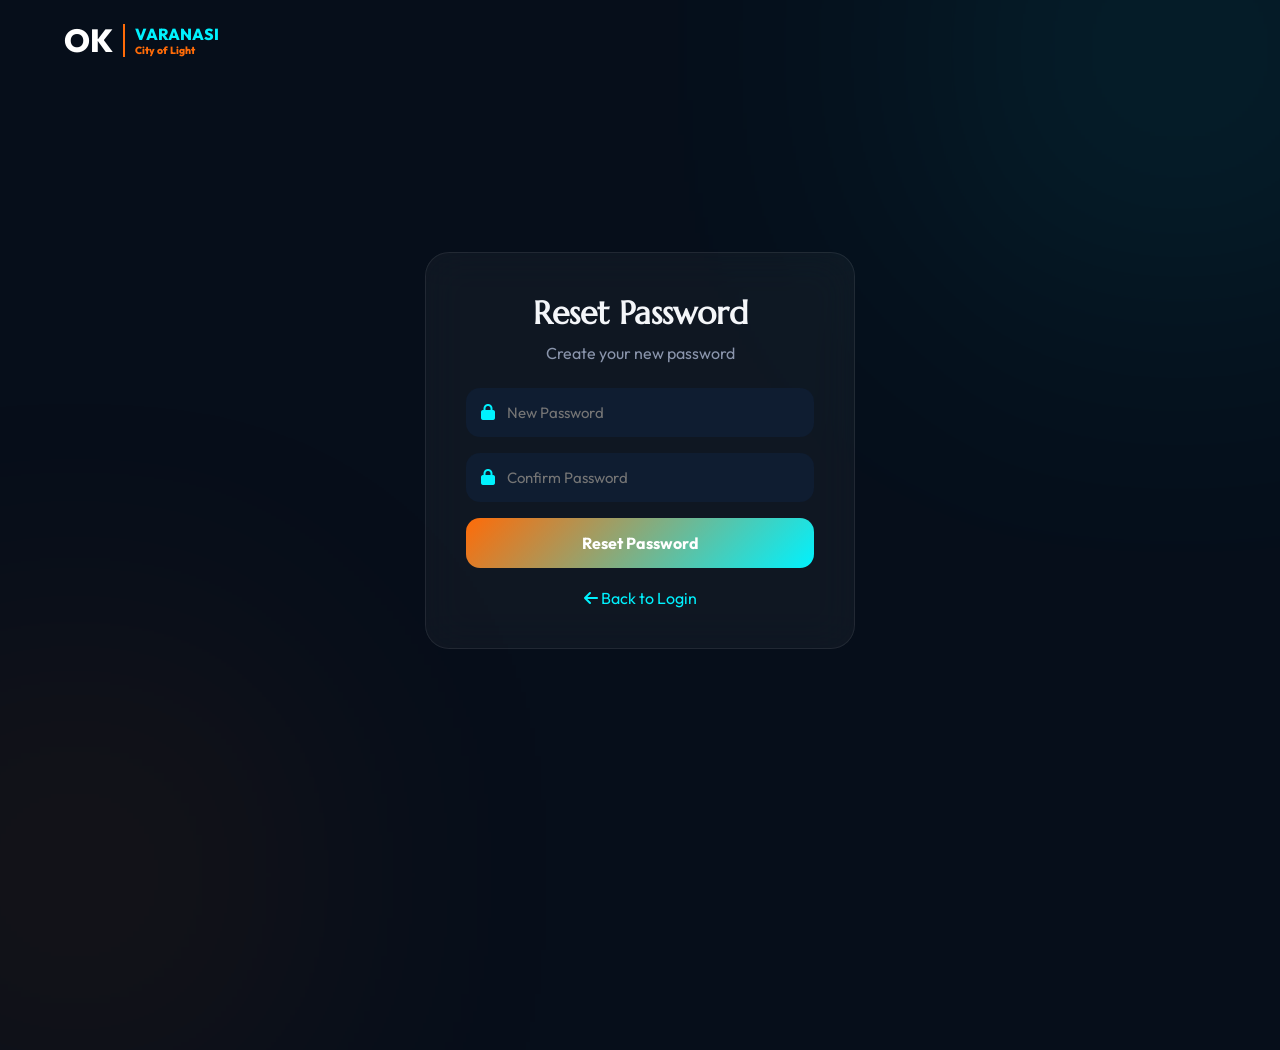
<file: reset-password.html>
<!DOCTYPE html>
<html lang="en">

<head>

<meta charset="UTF-8">
<meta name="viewport" content="width=device-width, initial-scale=1.0">

<title>Reset Password | OK Varanasi</title>

<link rel="preconnect" href="https://fonts.googleapis.com">
<link rel="preconnect" href="https://fonts.gstatic.com" crossorigin>

<link href="https://fonts.googleapis.com/css2?family=Marcellus&family=Outfit:wght@300;400;500;600;700;800&display=swap" rel="stylesheet">

<link rel="stylesheet"
href="https://cdnjs.cloudflare.com/ajax/libs/font-awesome/6.5.0/css/all.min.css">

<style>

*{
margin:0;
padding:0;
box-sizing:border-box;
font-family:'Outfit',sans-serif;
}

:root{
--bg:#060e1a;
--text:#f4f6f9;
--muted:#8a95ac;
--cyan:#00f2fe;
--saffron:#ff6b08;
}

body{
background:var(--bg);
color:var(--text);
min-height:100vh;
overflow:hidden;
}

body::before{
content:"";
position:absolute;
top:-150px;
right:-100px;
width:400px;
height:400px;
background:var(--cyan);
opacity:.12;
filter:blur(150px);
}

body::after{
content:"";
position:absolute;
bottom:-150px;
left:-100px;
width:350px;
height:350px;
background:var(--saffron);
opacity:.12;
filter:blur(150px);
}

.header{
position:absolute;
top:0;
left:0;
width:100%;
padding:20px 5%;
}

.logo{
display:flex;
align-items:center;
gap:10px;
text-decoration:none;
color:white;
}

.logo-ok{
font-size:2rem;
font-weight:800;
}

.logo-varanasi{
display:flex;
flex-direction:column;
color:var(--cyan);
font-weight:800;
border-left:2px solid var(--saffron);
padding-left:10px;
}

.logo-varanasi span{
font-size:.65rem;
color:var(--saffron);
}

.wrapper{
display:flex;
justify-content:center;
align-items:center;
min-height:100vh;
padding:20px;
}

.card{

width:430px;
max-width:100%;

background:rgba(255,255,255,.04);

backdrop-filter:blur(20px);

border-radius:24px;

padding:40px;

border:1px solid rgba(255,255,255,.08);

}

.title{

font-family:'Marcellus',serif;

font-size:2rem;

text-align:center;

}

.subtitle{

text-align:center;

color:var(--muted);

margin:10px 0 25px;

}

.input{

display:flex;

align-items:center;

gap:12px;

background:#0f1d31;

padding:15px;

border-radius:14px;

margin-bottom:16px;

}

.input i{

color:var(--cyan);

}

.input input{

width:100%;

background:none;

border:none;

outline:none;

color:white;

font-size:15px;

}

button{

width:100%;

padding:15px;

border:none;

border-radius:14px;

font-size:16px;

font-weight:700;

cursor:pointer;

background:linear-gradient(
135deg,
var(--saffron),
var(--cyan)
);

color:white;

}

.bottom{

text-align:center;

margin-top:20px;

}

.bottom a{

color:var(--cyan);

text-decoration:none;

}

</style>

</head>

<body>

<header class="header">

<a href="index.html" class="logo">

<div class="logo-ok">

OK

</div>

<div class="logo-varanasi">

VARANASI

<span>City of Light</span>

</div>

</a>

</header>

<section class="wrapper">

<div class="card">

<h1 class="title">

Reset Password

</h1>

<p class="subtitle">

Create your new password

</p>

<form id="resetForm"
action="api/reset-password.php"
method="POST">

<input
type="hidden"
name="token"
id="token">

<div class="input">

<i class="fa-solid fa-lock"></i>

<input
type="password"
name="password"
placeholder="New Password"
required>

</div>

<div class="input">

<i class="fa-solid fa-lock"></i>

<input
type="password"
name="confirm_password"
placeholder="Confirm Password"
required>

</div>

<button type="submit">

Reset Password

</button>

</form>

<div class="bottom">

<a href="login.html">

<i class="fa-solid fa-arrow-left"></i>

Back to Login

</a>

</div>

</div>

</section>

<script>

const params = new URLSearchParams(window.location.search);

document.getElementById("token").value = params.get("token");

const resetForm=document.getElementById("resetForm");

resetForm.addEventListener("submit",function(e){

e.preventDefault();

const formData=new FormData(resetForm);

fetch("api/reset-password.php",{

method:"POST",

body:formData

})

.then(response=>response.text())

.then(data=>{

if(data.trim()=="success"){

alert("Password Updated Successfully!");

window.location.href="login.html";

}

else{

alert(data);

}

})

.catch(()=>{

alert("Something went wrong.");

});

});

</script>

</body>

</html>
</file>
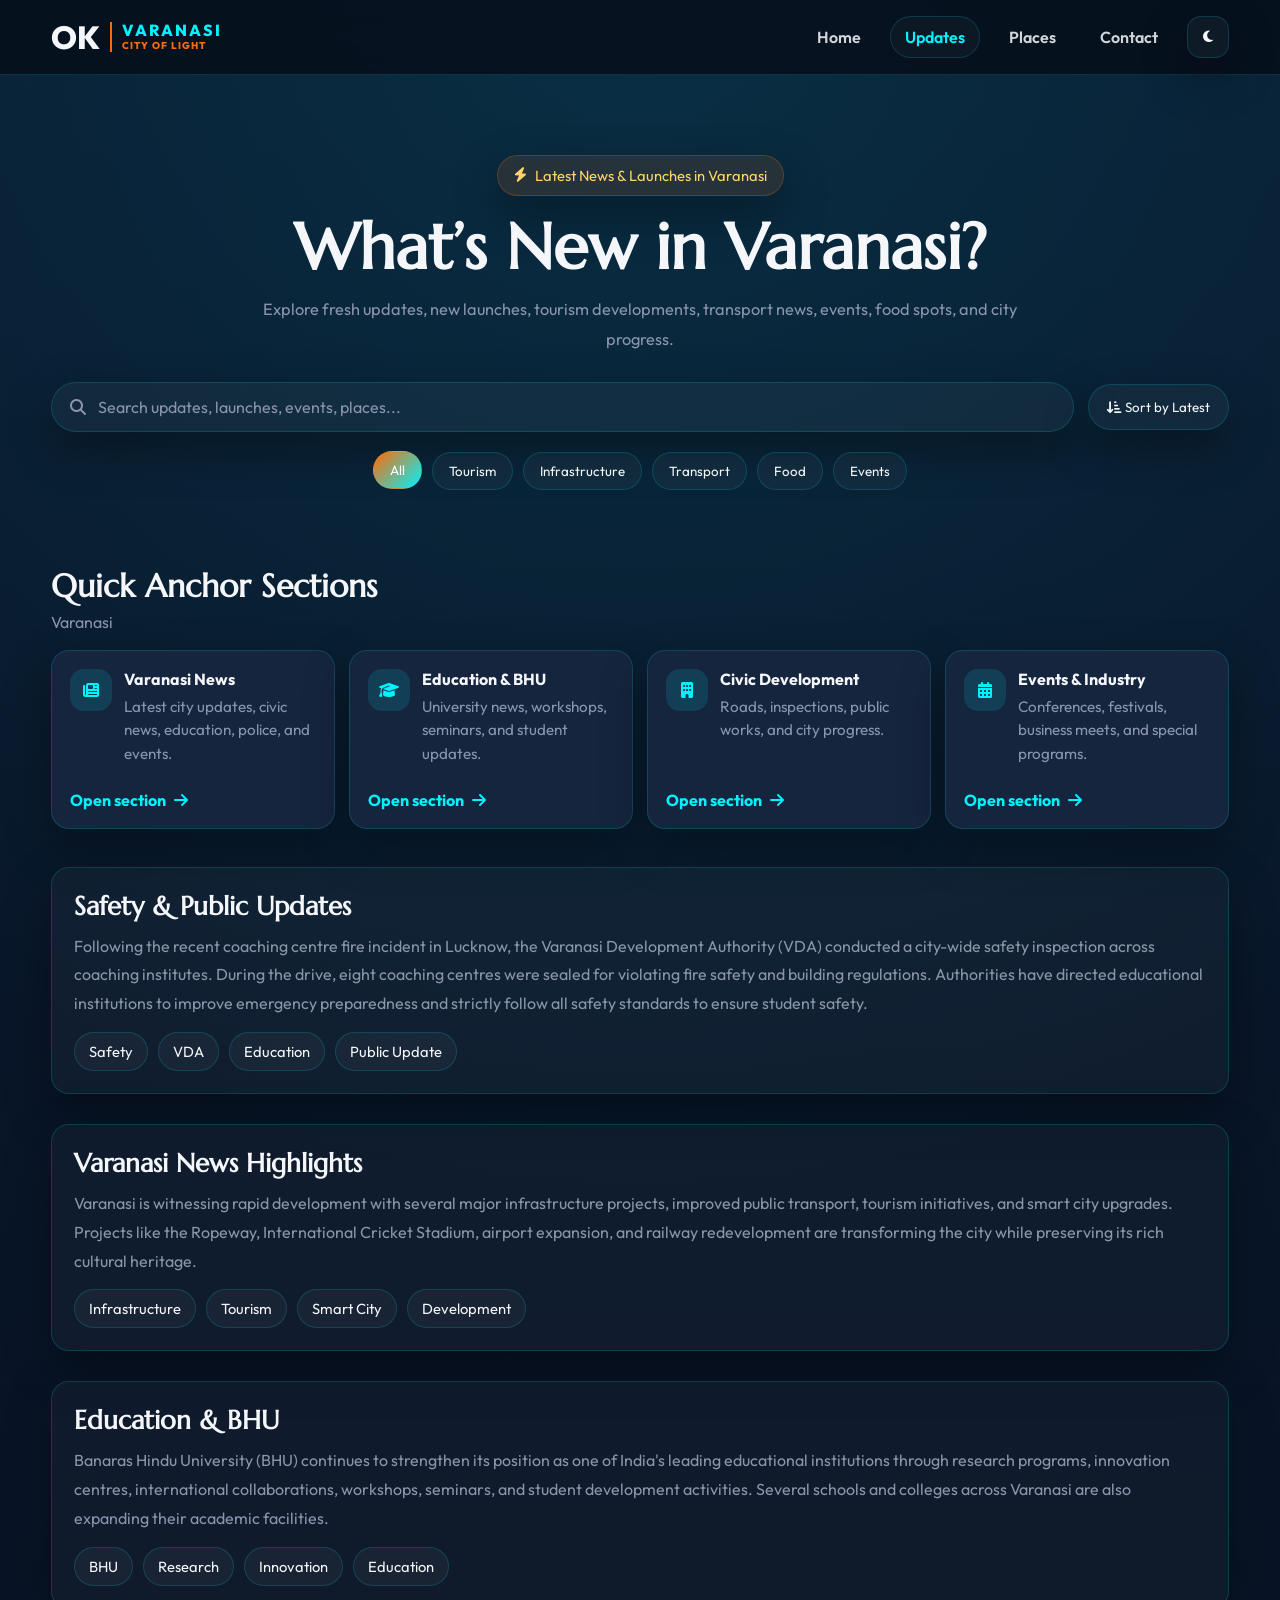
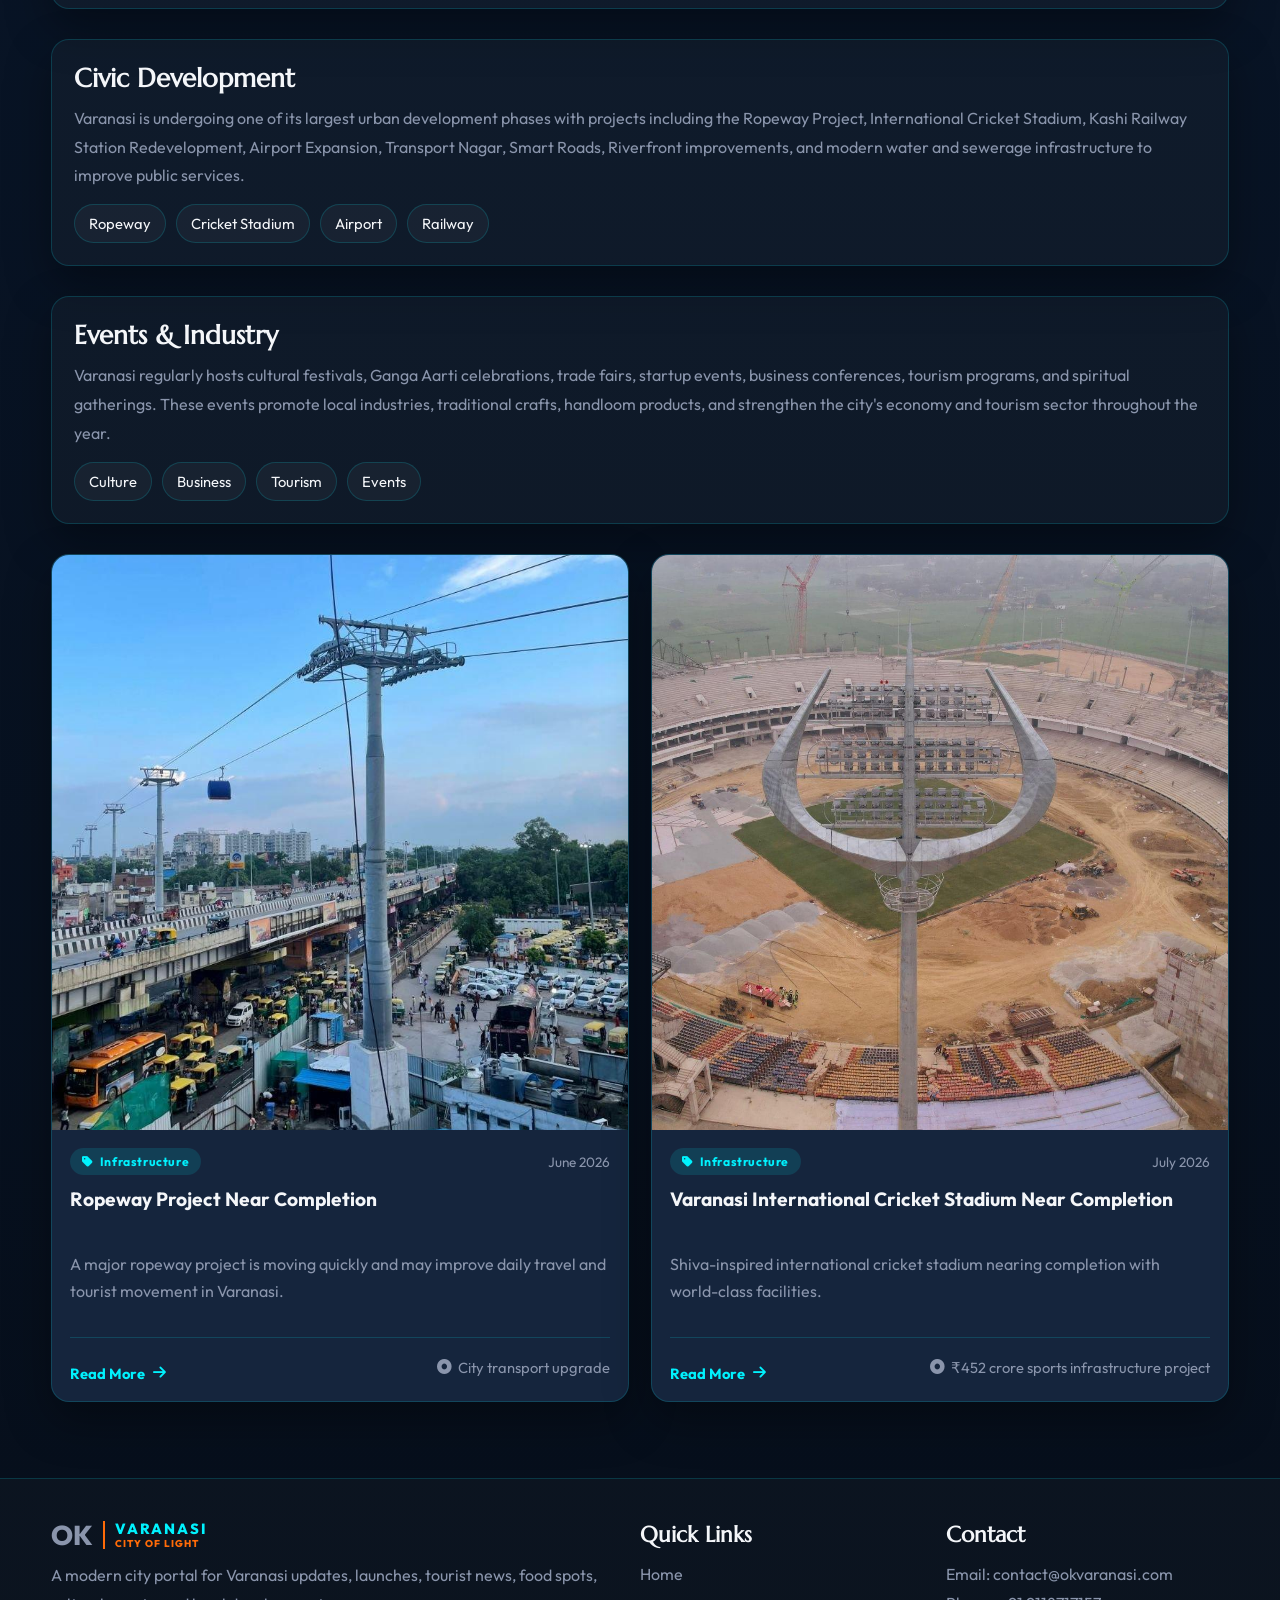
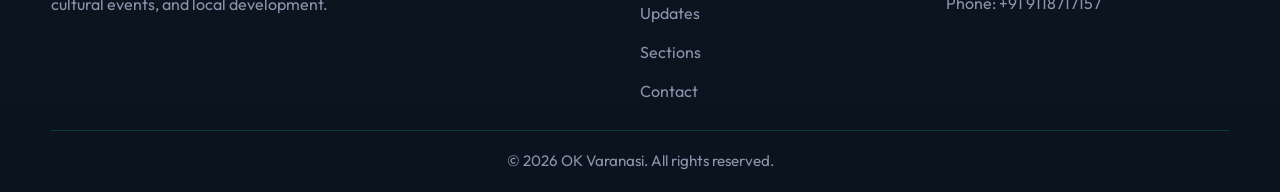
<file: update.html>
<!DOCTYPE html>
<html lang="en">
<head>
  <meta charset="UTF-8" />
  <meta name="viewport" content="width=device-width, initial-scale=1.0" />
  <title>OK Varanasi | Updates</title>
  <meta name="description" content="Latest updates, launches, events, tourism news, and developments happening in Varanasi." />
  <link rel="preconnect" href="https://fonts.googleapis.com">
  <link rel="preconnect" href="https://fonts.gstatic.com" crossorigin>
  <link href="https://fonts.googleapis.com/css2?family=Marcellus&family=Outfit:wght@300;400;500;600;700;800&display=swap" rel="stylesheet">
  <link rel="stylesheet" href="https://cdnjs.cloudflare.com/ajax/libs/font-awesome/6.5.0/css/all.min.css">

  <style>
    *{
      margin:0;
      padding:0;
      box-sizing:border-box;
      font-family:'Outfit',sans-serif;
    }

    :root{
      --bg:#060e1a;
      --bg2:#0a192f;
      --card:#15253d;
      --card2:#1a2f4c;
      --text:#f4f6f9;
      --muted:#8a95ac;
      --cyan:#00f2fe;
      --saffron:#ff6b08;
      --gold:#ffd56b;
      --border:rgba(0,242,254,0.16);
      --shadow:0 18px 45px rgba(0,0,0,0.35);
      --header-bg:rgba(6,14,26,0.86);
    }

    body.light{
      --bg:#f4f7fb;
      --bg2:#ffffff;
      --card:#ffffff;
      --card2:#f7fbff;
      --text:#10233d;
      --muted:#5f6f87;
      --cyan:#0066ff;
      --saffron:#ff7a1a;
      --gold:#b8860b;
      --border:rgba(0,102,255,0.16);
      --shadow:0 18px 45px rgba(20,40,80,0.10);
      --header-bg:rgba(244,247,251,0.88);
    }

    html{
      scroll-behavior:smooth;
    }

    body{
      background:
        radial-gradient(circle at top, rgba(0,242,254,0.10), transparent 35%),
        linear-gradient(180deg, var(--bg2), var(--bg));
      color:var(--text);
      overflow-x:hidden;
      transition:background 0.35s ease, color 0.35s ease;
    }

    a{
      text-decoration:none;
      color:inherit;
    }

    .container{
      width:min(1200px,92%);
      margin:auto;
    }

    .header{
      position:sticky;
      top:0;
      z-index:1000;
      background:var(--header-bg);
      backdrop-filter:blur(14px);
      border-bottom:1px solid var(--border);
    }

    .nav{
      display:flex;
      justify-content:space-between;
      align-items:center;
      gap:16px;
      padding:16px 0;
    }

    .logo{
      display:flex;
      align-items:center;
      gap:10px;
      color:var(--text);
      text-decoration:none;
    }

    .logo-ok{
      font-size:2rem;
      font-weight:800;
      line-height:1;
    }

    .logo-varanasi{
      display:flex;
      flex-direction:column;
      font-size:1rem;
      font-weight:800;
      color:var(--cyan);
      letter-spacing:2px;
      text-transform:uppercase;
      border-left:2px solid var(--saffron);
      padding-left:10px;
      line-height:1.05;
    }

    .logo-varanasi span{
      color:var(--saffron);
      font-size:0.62rem;
      letter-spacing:1px;
      margin-top:2px;
    }

    .nav-links{
      display:flex;
      gap:14px;
      flex-wrap:wrap;
      align-items:center;
    }

    .nav-links a{
      padding:10px 14px;
      border-radius:999px;
      color:var(--text);
      font-weight:600;
      opacity:0.86;
      transition:0.25s ease;
      border:1px solid transparent;
    }

    .nav-links a:hover,
    .nav-links a.active{
      color:var(--cyan);
      opacity:1;
      border-color:var(--border);
      background:rgba(255,255,255,0.03);
    }

    .icon-btn{
      width:42px;
      height:42px;
      border:1px solid var(--border);
      background:rgba(255,255,255,0.04);
      color:var(--text);
      border-radius:14px;
      cursor:pointer;
      display:inline-flex;
      align-items:center;
      justify-content:center;
      box-shadow:var(--shadow);
      transition:0.25s ease;
    }

    .icon-btn:hover{
      transform:translateY(-2px);
      border-color:var(--cyan);
    }

    .hero{
      padding:80px 0 34px;
      text-align:center;
    }

    .hero-badge{
      display:inline-flex;
      align-items:center;
      gap:8px;
      padding:10px 16px;
      border-radius:999px;
      background:rgba(255,107,8,0.12);
      border:1px solid rgba(255,107,8,0.25);
      color:var(--gold);
      margin-bottom:18px;
      box-shadow:var(--shadow);
      font-size:0.92rem;
    }

    .hero h1{
      font-family:'Marcellus',serif;
      font-size:clamp(2.2rem,5vw,4.1rem);
      line-height:1.05;
      margin-bottom:14px;
    }

    .hero p{
      max-width:780px;
      margin:0 auto;
      color:var(--muted);
      line-height:1.8;
      font-size:1.02rem;
    }

    .toolbar{
      margin-top:28px;
      display:grid;
      grid-template-columns:1.5fr auto;
      gap:14px;
      align-items:center;
    }

    .search-wrap{
      display:flex;
      align-items:center;
      gap:12px;
      background:rgba(255,255,255,0.04);
      border:1px solid var(--border);
      padding:14px 18px;
      border-radius:999px;
      box-shadow:var(--shadow);
    }

    .search-wrap i{
      color:var(--muted);
    }

    .search-wrap input{
      width:100%;
      border:none;
      outline:none;
      background:transparent;
      color:var(--text);
      font-size:1rem;
    }

    .search-wrap input::placeholder{
      color:var(--muted);
    }

    .sort-btn{
      padding:14px 18px;
      border-radius:999px;
      border:1px solid var(--border);
      background:rgba(255,255,255,0.04);
      color:var(--text);
      cursor:pointer;
      box-shadow:var(--shadow);
      white-space:nowrap;
    }

    .filters{
      display:flex;
      justify-content:center;
      gap:10px;
      flex-wrap:wrap;
      margin-top:20px;
    }

    .filter-btn{
      padding:10px 16px;
      border-radius:999px;
      border:1px solid var(--border);
      background:rgba(255,255,255,0.04);
      color:var(--text);
      cursor:pointer;
      transition:0.25s ease;
    }

    .filter-btn:hover,
    .filter-btn.active{
      background:linear-gradient(135deg, var(--saffron), var(--cyan));
      color:#fff;
      border-color:transparent;
      transform:translateY(-1px);
    }

    .section-head{
      display:flex;
      justify-content:space-between;
      align-items:end;
      gap:16px;
      margin:42px 0 18px;
      flex-wrap:wrap;
    }

    .section-head h2{
      font-family:'Marcellus',serif;
      font-size:2rem;
      margin-bottom:6px;
    }

    .section-head p{
      color:var(--muted);
    }

    .anchor-strip{
      display:grid;
      grid-template-columns:repeat(4, 1fr);
      gap:14px;
      margin-bottom:38px;
    }

    .anchor-card{
      background:var(--card);
      border:1px solid var(--border);
      border-radius:18px;
      padding:18px;
      box-shadow:var(--shadow);
      transition:0.28s ease;
      min-height:170px;
      display:flex;
      flex-direction:column;
      justify-content:space-between;
    }

    .anchor-card:hover{
      transform:translateY(-6px);
      border-color:rgba(0,242,254,0.25);
      background:var(--card2);
    }

    .anchor-top{
      display:flex;
      align-items:flex-start;
      gap:12px;
      margin-bottom:12px;
    }

    .anchor-icon{
      width:42px;
      height:42px;
      border-radius:14px;
      display:grid;
      place-items:center;
      background:rgba(0,242,254,0.12);
      color:var(--cyan);
      flex:0 0 auto;
    }

    .anchor-card h3{
      font-size:1rem;
      margin-bottom:6px;
    }

    .anchor-card p{
      color:var(--muted);
      line-height:1.55;
      font-size:0.95rem;
    }

    .read-link{
      display:inline-flex;
      align-items:center;
      gap:8px;
      color:var(--cyan);
      font-weight:700;
      margin-top:12px;
    }

    .content-block{
      margin:10px 0 30px;
      padding:22px;
      background:rgba(255,255,255,0.03);
      border:1px solid var(--border);
      border-radius:18px;
      box-shadow:var(--shadow);
    }

    .content-block h3{
      font-family:'Marcellus',serif;
      font-size:1.6rem;
      margin-bottom:10px;
    }

    .content-block p{
      color:var(--muted);
      line-height:1.8;
      margin-bottom:14px;
    }

    .chips{
      display:flex;
      flex-wrap:wrap;
      gap:10px;
      margin-top:14px;
    }

    .chip{
      padding:9px 14px;
      border-radius:999px;
      background:rgba(255,255,255,0.04);
      border:1px solid var(--border);
      color:var(--text);
      font-size:0.92rem;
    }

    .updates-grid{
      display:grid;
      grid-template-columns:repeat(auto-fit, minmax(280px, 1fr));
      gap:22px;
      padding-bottom:56px;
    }

    .card{
      background:var(--card);
      border:1px solid var(--border);
      border-radius:18px;
      overflow:hidden;
      box-shadow:var(--shadow);
      transition:0.28s ease;
      position:relative;
      display:block;
    }

    .card:hover{
      transform:translateY(-7px);
      border-color:rgba(0,242,254,0.25);
      background:var(--card2);
    }

    .card img{
      width:100%;
      aspect-ratio:1 / 1;
      object-fit:cover;
      display:block;
    }

    .card-content{
      padding:18px;
    }

    .badge-row{
      display:flex;
      justify-content:space-between;
      gap:10px;
      align-items:center;
      margin-bottom:12px;
      flex-wrap:wrap;
    }

    .badge{
      display:inline-flex;
      align-items:center;
      gap:6px;
      padding:6px 12px;
      border-radius:999px;
      background:rgba(0,242,254,0.12);
      color:var(--cyan);
      font-size:0.76rem;
      letter-spacing:0.6px;
      font-weight:700;
    }

    .date{
      font-size:0.85rem;
      color:var(--muted);
    }

    .card h3{
      font-size:1.2rem;
      margin-bottom:10px;
      min-height:54px;
    }

    .card p{
      color:var(--muted);
      line-height:1.65;
      margin-bottom:14px;
      min-height:72px;
    }

    .card-actions{
      display:flex;
      justify-content:space-between;
      align-items:center;
      gap:12px;
      padding-top:14px;
      border-top:1px solid var(--border);
      font-size:0.92rem;
    }

    .meta{
      color:var(--muted);
      display:inline-flex;
      align-items:center;
      gap:6px;
    }

    .empty{
      grid-column:1 / -1;
      text-align:center;
      padding:42px 18px;
      border:1px dashed var(--border);
      border-radius:18px;
      color:var(--muted);
      background:rgba(255,255,255,0.03);
    }

    .footer{
      border-top:1px solid var(--border);
      background:rgba(255,255,255,0.02);
      padding:42px 0 18px;
      color:var(--muted);
      margin-top:20px;
    }

    .footer-grid{
      display:grid;
      grid-template-columns:2fr 1fr 1fr;
      gap:24px;
      margin-bottom:24px;
    }

    .footer h3{
      font-family:'Marcellus',serif;
      color:var(--text);
      margin-bottom:12px;
      font-size:1.35rem;
    }

    .footer p,
    .footer a{
      color:var(--muted);
      line-height:1.8;
    }

    .footer a:hover{
      color:var(--cyan);
    }

    .footer-links{
      display:flex;
      flex-direction:column;
      gap:10px;
    }

    .footer-logo{
      display:flex;
      align-items:center;
      gap:10px;
      color:var(--text);
      margin-bottom:12px;
    }

    .footer-logo .logo-ok{
      font-size:1.7rem;
    }

    .footer-logo .logo-varanasi{
      font-size:0.92rem;
    }

    .footer-bottom{
      border-top:1px solid var(--border);
      padding-top:16px;
      text-align:center;
      font-size:0.95rem;
    }

    .back-top{
      position:fixed;
      right:18px;
      bottom:18px;
      width:48px;
      height:48px;
      border-radius:16px;
      border:1px solid var(--border);
      background:linear-gradient(135deg, var(--saffron), var(--cyan));
      color:#fff;
      display:grid;
      place-items:center;
      box-shadow:var(--shadow);
      opacity:0;
      pointer-events:none;
      transform:translateY(10px);
      transition:0.25s ease;
      z-index:999;
    }

    .back-top.show{
      opacity:1;
      pointer-events:auto;
      transform:translateY(0);
    }

    @media (max-width: 980px){
      .anchor-strip{
        grid-template-columns:repeat(2, 1fr);
      }

      .footer-grid{
        grid-template-columns:1fr;
      }
    }

    @media (max-width: 760px){
      .nav{
        flex-direction:column;
        align-items:flex-start;
      }

      .toolbar{
        grid-template-columns:1fr;
      }

      .anchor-strip{
        grid-template-columns:1fr;
      }

      .section-head{
        align-items:flex-start;
      }

      .card h3{
        min-height:auto;
      }

      .card p{
        min-height:auto;
      }

      .card img{
        aspect-ratio:1 / 1;
      }
    }
  </style>
</head>
<body id="top">

  <header class="header">
    <div class="container nav">
      <a href="index.html" class="logo" aria-label="OK Varanasi Home">
        <div class="logo-ok">OK</div>
        <div class="logo-varanasi">
          VARANASI
          <span>City of Light</span>
        </div>
      </a>

      <nav class="nav-links" aria-label="Primary">
        <a href="index.html">Home</a>
        <a href="#updates" class="active">Updates</a>
        <a href="places.html">Places</a>
        <a href="#contact">Contact</a>
        <button class="icon-btn" id="themeToggle" aria-label="Toggle theme" title="Toggle dark/light mode">
          <i class="fa-solid fa-moon"></i>
        </button>
      </nav>
    </div>
  </header>

  <section class="hero">
    <div class="container">
      <div class="hero-badge">
        <i class="fa-solid fa-bolt"></i>
        Latest News & Launches in Varanasi
      </div>

      <h1>What’s New in Varanasi?</h1>

      <p>
        Explore fresh updates, new launches, tourism developments, transport news,
        events, food spots, and city progress.
      </p>

      <div class="toolbar">
        <div class="search-wrap">
          <i class="fa-solid fa-magnifying-glass"></i>
          <input type="text" id="searchInput" placeholder="Search updates, launches, events, places..." />
        </div>
        <button class="sort-btn" id="sortBtn">
          <i class="fa-solid fa-arrow-down-short-wide"></i> Sort by Latest
        </button>
      </div>

      <div class="filters" id="filters">
        <button class="filter-btn active" data-filter="all">All</button>
        <button class="filter-btn" data-filter="tourism">Tourism</button>
        <button class="filter-btn" data-filter="infrastructure">Infrastructure</button>
        <button class="filter-btn" data-filter="transport">Transport</button>
        <button class="filter-btn" data-filter="food">Food</button>
        <button class="filter-btn" data-filter="events">Events</button>
      </div>
    </div>
  </section>

 <main class="container" id="updates">
  <section class="section-head">
    <div>
      <h2>Quick Anchor Sections</h2>
      <p>Varanasi</p>
    </div>
  </section>

  <section class="anchor-strip" id="quick-links">
    <a class="anchor-card" href="#varanasi-news-section">
      <div class="anchor-top">
        <div class="anchor-icon"><i class="fa-solid fa-newspaper"></i></div>
        <div>
          <h3>Varanasi News</h3>
          <p>Latest city updates, civic news, education, police, and events.</p>
        </div>
      </div>
      <span class="read-link">Open section <i class="fa-solid fa-arrow-right"></i></span>
    </a>

    <a class="anchor-card" href="#education-section">
      <div class="anchor-top">
        <div class="anchor-icon"><i class="fa-solid fa-graduation-cap"></i></div>
        <div>
          <h3>Education & BHU</h3>
          <p>University news, workshops, seminars, and student updates.</p>
        </div>
      </div>
      <span class="read-link">Open section <i class="fa-solid fa-arrow-right"></i></span>
    </a>

    <a class="anchor-card" href="#civic-section">
      <div class="anchor-top">
        <div class="anchor-icon"><i class="fa-solid fa-building"></i></div>
        <div>
          <h3>Civic Development</h3>
          <p>Roads, inspections, public works, and city progress.</p>
        </div>
      </div>
      <span class="read-link">Open section <i class="fa-solid fa-arrow-right"></i></span>
    </a>

    <a class="anchor-card" href="#events-section">
      <div class="anchor-top">
        <div class="anchor-icon"><i class="fa-solid fa-calendar-days"></i></div>
        <div>
          <h3>Events & Industry</h3>
          <p>Conferences, festivals, business meets, and special programs.</p>
        </div>
      </div>
      <span class="read-link">Open section <i class="fa-solid fa-arrow-right"></i></span>
    </a>
  </section>


  <section id="events-section" class="content-block">
  <h3>Safety & Public Updates</h3>
  <p>
    Following the recent coaching centre fire incident in Lucknow, the Varanasi
    Development Authority (VDA) conducted a city-wide safety inspection across
    coaching institutes. During the drive, eight coaching centres were sealed
    for violating fire safety and building regulations. Authorities have directed
    educational institutions to improve emergency preparedness and strictly
    follow all safety standards to ensure student safety.
  </p>
  <div class="chips">
    <span class="chip">Safety</span>
    <span class="chip">VDA</span>
    <span class="chip">Education</span>
    <span class="chip">Public Update</span>
  </div>
</section>



  <section id="varanasi-news-section" class="content-block">
  <h3>Varanasi News Highlights</h3>
  <p>
    Varanasi is witnessing rapid development with several major infrastructure projects,
    improved public transport, tourism initiatives, and smart city upgrades. Projects
    like the Ropeway, International Cricket Stadium, airport expansion, and railway
    redevelopment are transforming the city while preserving its rich cultural heritage.
  </p>
  <div class="chips">
    <span class="chip">Infrastructure</span>
    <span class="chip">Tourism</span>
    <span class="chip">Smart City</span>
    <span class="chip">Development</span>
  </div>
</section>

<section id="education-section" class="content-block">
  <h3>Education & BHU</h3>
  <p>
    Banaras Hindu University (BHU) continues to strengthen its position as one of India's
    leading educational institutions through research programs, innovation centres,
    international collaborations, workshops, seminars, and student development activities.
    Several schools and colleges across Varanasi are also expanding their academic facilities.
  </p>
  <div class="chips">
    <span class="chip">BHU</span>
    <span class="chip">Research</span>
    <span class="chip">Innovation</span>
    <span class="chip">Education</span>
  </div>
</section>

<section id="civic-section" class="content-block">
  <h3>Civic Development</h3>
  <p>
    Varanasi is undergoing one of its largest urban development phases with projects
    including the Ropeway Project, International Cricket Stadium, Kashi Railway Station
    Redevelopment, Airport Expansion, Transport Nagar, Smart Roads, Riverfront
    improvements, and modern water and sewerage infrastructure to improve public services.
  </p>
  <div class="chips">
    <span class="chip">Ropeway</span>
    <span class="chip">Cricket Stadium</span>
    <span class="chip">Airport</span>
    <span class="chip">Railway</span>
  </div>
</section>

<section id="events-section" class="content-block">
  <h3>Events & Industry</h3>
  <p>
    Varanasi regularly hosts cultural festivals, Ganga Aarti celebrations, trade fairs,
    startup events, business conferences, tourism programs, and spiritual gatherings.
    These events promote local industries, traditional crafts, handloom products, and
    strengthen the city's economy and tourism sector throughout the year.
  </p>
  <div class="chips">
    <span class="chip">Culture</span>
    <span class="chip">Business</span>
    <span class="chip">Tourism</span>
    <span class="chip">Events</span>
  </div>
</section>

  <section class="updates-grid" id="updatesGrid">
    <a class="update-card" href="#education-section">
      <div class="update-badge">Education</div>
      <h3>BHU Research Workshop Started Today</h3>
      <p>
        Banaras Hindu University inaugurated a 10-day online workshop on research methodology in social sciences
        at the Centre for the Study of Social Inclusion. :contentReference[oaicite:1]{index=1}
      </p>
      <span class="read-link">Read more <i class="fa-solid fa-arrow-right"></i></span>
    </a>

    <a class="update-card" href="#civic-section">
      <div class="update-badge">Civic</div>
      <h3>Municipal Commissioner Cracks Down on Delay</h3>
      <p>
        Varanasi municipal authorities inspected development works and imposed fines, show-cause notices,
        and disciplinary action for poor quality and delays. :contentReference[oaicite:2]{index=2}
      </p>
      <span class="read-link">Read more <i class="fa-solid fa-arrow-right"></i></span>
    </a>

    <a class="update-card" href="#varanasi-news-section">
      <div class="update-badge">Police</div>
      <h3>Operation Vajrapat Targets Criminal Networks</h3>
      <p>
        Varanasi range police launched Operation Vajrapat, identifying organized crime networks and taking down
        554 social media profiles linked to criminal influence. :contentReference[oaicite:3]{index=3}
      </p>
      <span class="read-link">Read more <i class="fa-solid fa-arrow-right"></i></span>
    </a>

    <a class="update-card" href="#events-section">
      <div class="update-badge">Industry</div>
      <h3>Varanasi to Host Wheat Industry Meet in July</h3>
      <p>
        The WPPS CEO’s Conclave 2026 will be held in Varanasi on July 9–10, focusing on wheat value chains
        and industry strategy. :contentReference[oaicite:4]{index=4}
      </p>
      <span class="read-link">Read more <i class="fa-solid fa-arrow-right"></i></span>
    </a>
  </section>







</main>

  <footer class="footer" id="contact">
    <div class="container">
      <div class="footer-grid">
        <div>
          <a href="index.html" class="footer-logo" aria-label="OK Varanasi Home">
            <div class="logo-ok">OK</div>
            <div class="logo-varanasi">
              VARANASI
              <span>City of Light</span>
            </div>
          </a>
          <p>
            A modern city portal for Varanasi updates, launches, tourist news, food spots,
            cultural events, and local development.
          </p>
        </div>

        <div>
          <h3>Quick Links</h3>
          <div class="footer-links">
            <a href="index.html">Home</a>
            <a href="#updates">Updates</a>
            <a href="#quick-links">Sections</a>
            <a href="#contact">Contact</a>
          </div>
        </div>

        <div>
          <h3>Contact</h3>
          <p>Email: contact@okvaranasi.com</p>
          <p>Phone: +91 9118717157</p>
        </div>
      </div>

      <div class="footer-bottom">
        <p>© <span id="year"></span> OK Varanasi. All rights reserved.</p>
      </div>
    </div>
  </footer>

  <a href="#top" class="back-top" id="backTop" aria-label="Back to top">
    <i class="fa-solid fa-arrow-up"></i>
  </a>

  <script>
    const UPDATES = [
      {
        title: "Ropeway Project Near Completion",
        category: "infrastructure",
        label: "Infrastructure",
        date: "June 2026",
        order: 1,
        image: "updates/assets/ropeway-project.jpg",
        description: "A major ropeway project is moving quickly and may improve daily travel and tourist movement in Varanasi.",
        link: "updates/ropeway-project.html",
        meta: "City transport upgrade"
      },

      {
         title: "Varanasi International Cricket Stadium Near Completion",
         category: "infrastructure",
         label: "Infrastructure",
         date: "July 2026",
          image: "updates/assets/varanasi-cricket-stadium.jpg",
         description: "Shiva-inspired international cricket stadium nearing completion with world-class facilities.",
          link: "updates/varanasi-international-cricket-stadium.html",
          meta: "₹452 crore sports infrastructure project"
       }
    ];

    const grid = document.getElementById("updatesGrid");
    const searchInput = document.getElementById("searchInput");
    const filterBtns = document.querySelectorAll(".filter-btn");
    const themeToggle = document.getElementById("themeToggle");
    const sortBtn = document.getElementById("sortBtn");
    const year = document.getElementById("year");
    const backTop = document.getElementById("backTop");

    let activeFilter = "all";
    let sortDesc = true;

    year.textContent = new Date().getFullYear();

    function renderCards(list){
      grid.innerHTML = "";

      if(!list.length){
        grid.innerHTML = `
          <div class="empty">
            No updates found. Try another search or category.
          </div>
        `;
        return;
      }

      list.forEach(item => {
        const card = document.createElement("a");
        card.className = "card";
        card.href = item.link;
        card.innerHTML = `
          <img src="${item.image}" alt="${item.title}">
          <div class="card-content">
            <div class="badge-row">
              <span class="badge"><i class="fa-solid fa-tag"></i> ${item.label}</span>
              <span class="date">${item.date}</span>
            </div>
            <h3>${item.title}</h3>
            <p>${item.description}</p>
            <div class="card-actions">
              <span class="read-link">Read More <i class="fa-solid fa-arrow-right"></i></span>
              <span class="meta"><i class="fa-solid fa-circle-dot"></i> ${item.meta}</span>
            </div>
          </div>
        `;
        grid.appendChild(card);
      });
    }

    function filterAndSearch(){
      const q = searchInput.value.trim().toLowerCase();

      let filtered = UPDATES.filter(item => {
        const matchesText =
          item.title.toLowerCase().includes(q) ||
          item.description.toLowerCase().includes(q) ||
          item.label.toLowerCase().includes(q) ||
          item.meta.toLowerCase().includes(q) ||
          item.category.toLowerCase().includes(q);

        const matchesCategory = activeFilter === "all" || item.category === activeFilter;
        return matchesText && matchesCategory;
      });

      filtered.sort((a, b) => {
        return sortDesc ? a.order - b.order : b.order - a.order;
      });

      renderCards(filtered);
    }

    searchInput.addEventListener("input", filterAndSearch);

    filterBtns.forEach(btn => {
      btn.addEventListener("click", () => {
        filterBtns.forEach(b => b.classList.remove("active"));
        btn.classList.add("active");
        activeFilter = btn.dataset.filter;
        filterAndSearch();
      });
    });

    sortBtn.addEventListener("click", () => {
      sortDesc = !sortDesc;
      sortBtn.innerHTML = sortDesc
        ? '<i class="fa-solid fa-arrow-down-short-wide"></i> Sort by Latest'
        : '<i class="fa-solid fa-arrow-up-wide-short"></i> Sort by Oldest';
      filterAndSearch();
    });

    function applyTheme(theme){
      document.body.classList.toggle("light", theme === "light");
      themeToggle.innerHTML = theme === "light"
        ? '<i class="fa-solid fa-sun"></i>'
        : '<i class="fa-solid fa-moon"></i>';
      localStorage.setItem("okvaranasi-theme", theme);
    }

    themeToggle.addEventListener("click", () => {
      const isLight = document.body.classList.contains("light");
      applyTheme(isLight ? "dark" : "light");
    });

    window.addEventListener("scroll", () => {
      if(window.scrollY > 350){
        backTop.classList.add("show");
      }else{
        backTop.classList.remove("show");
      }
    });

    const savedTheme = localStorage.getItem("okvaranasi-theme") || "dark";
    applyTheme(savedTheme);

    renderCards(UPDATES);
  </script>
</body>
</html>
</file>
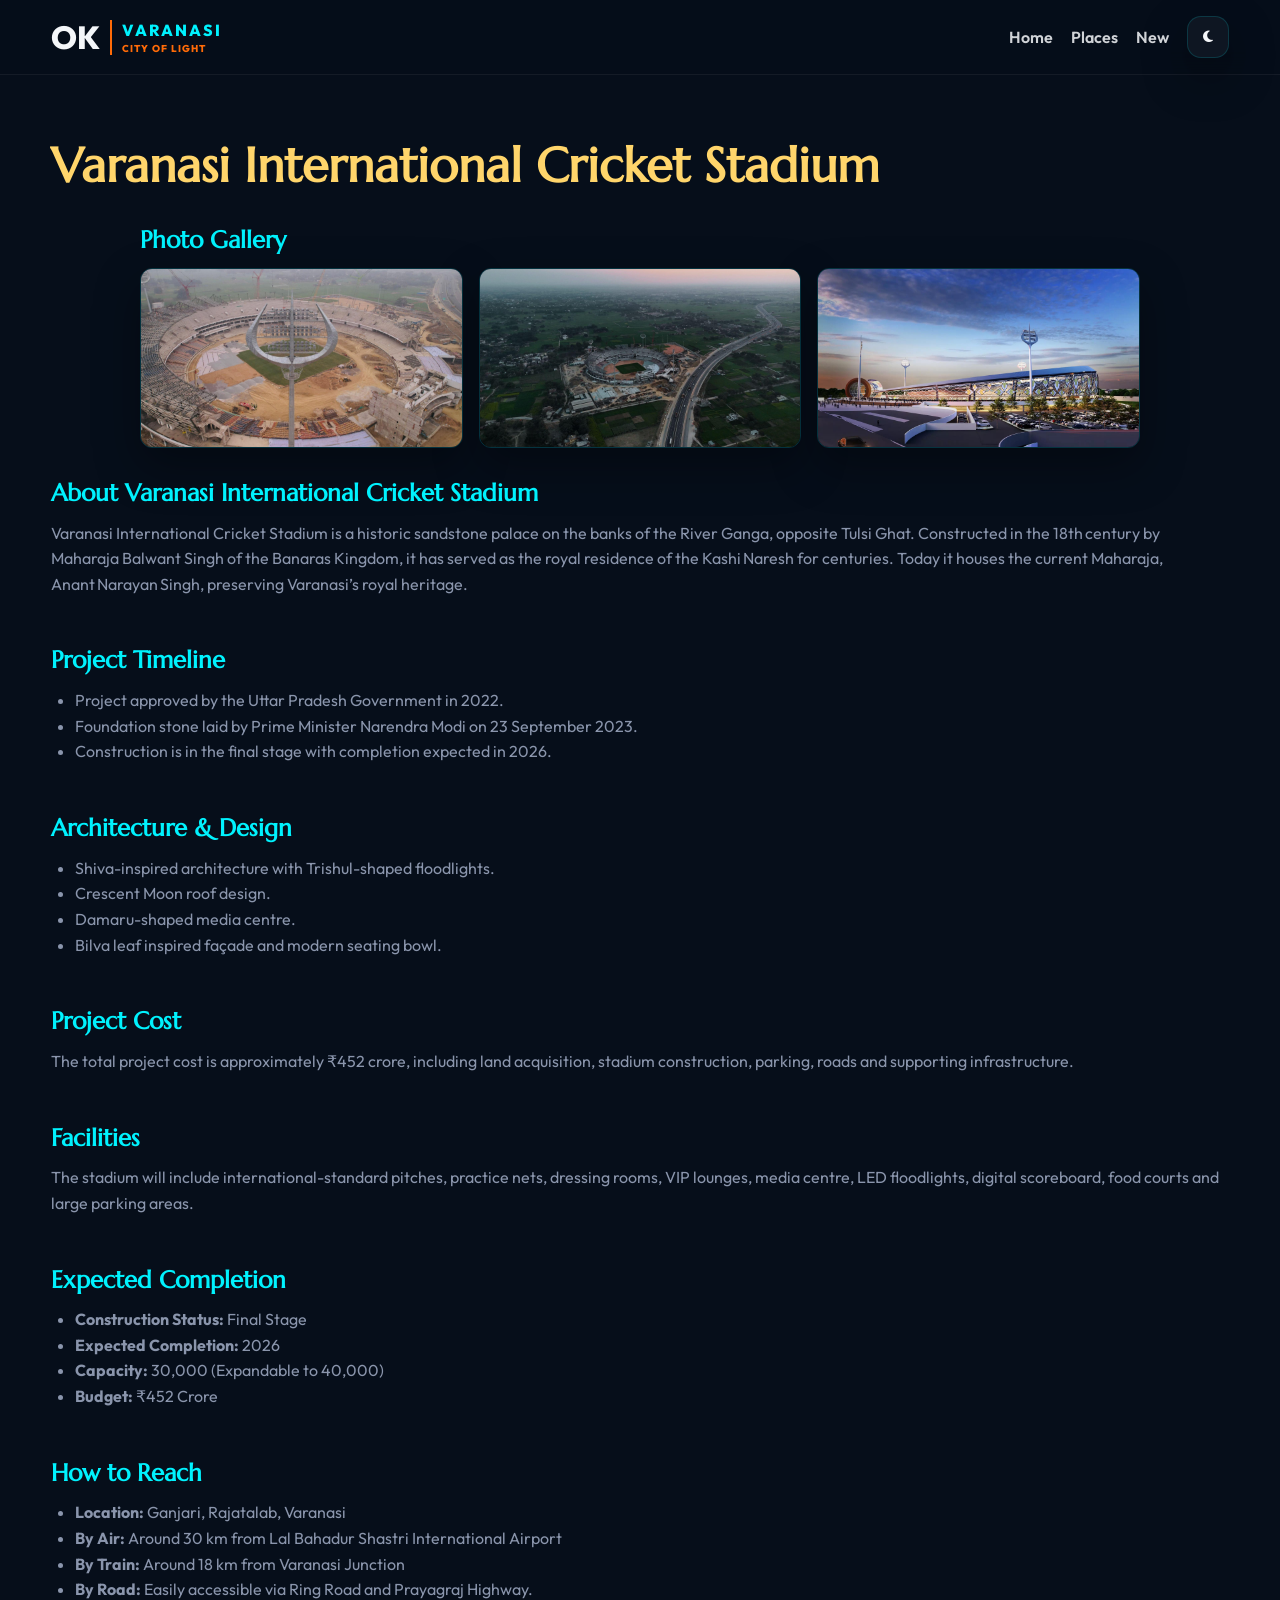
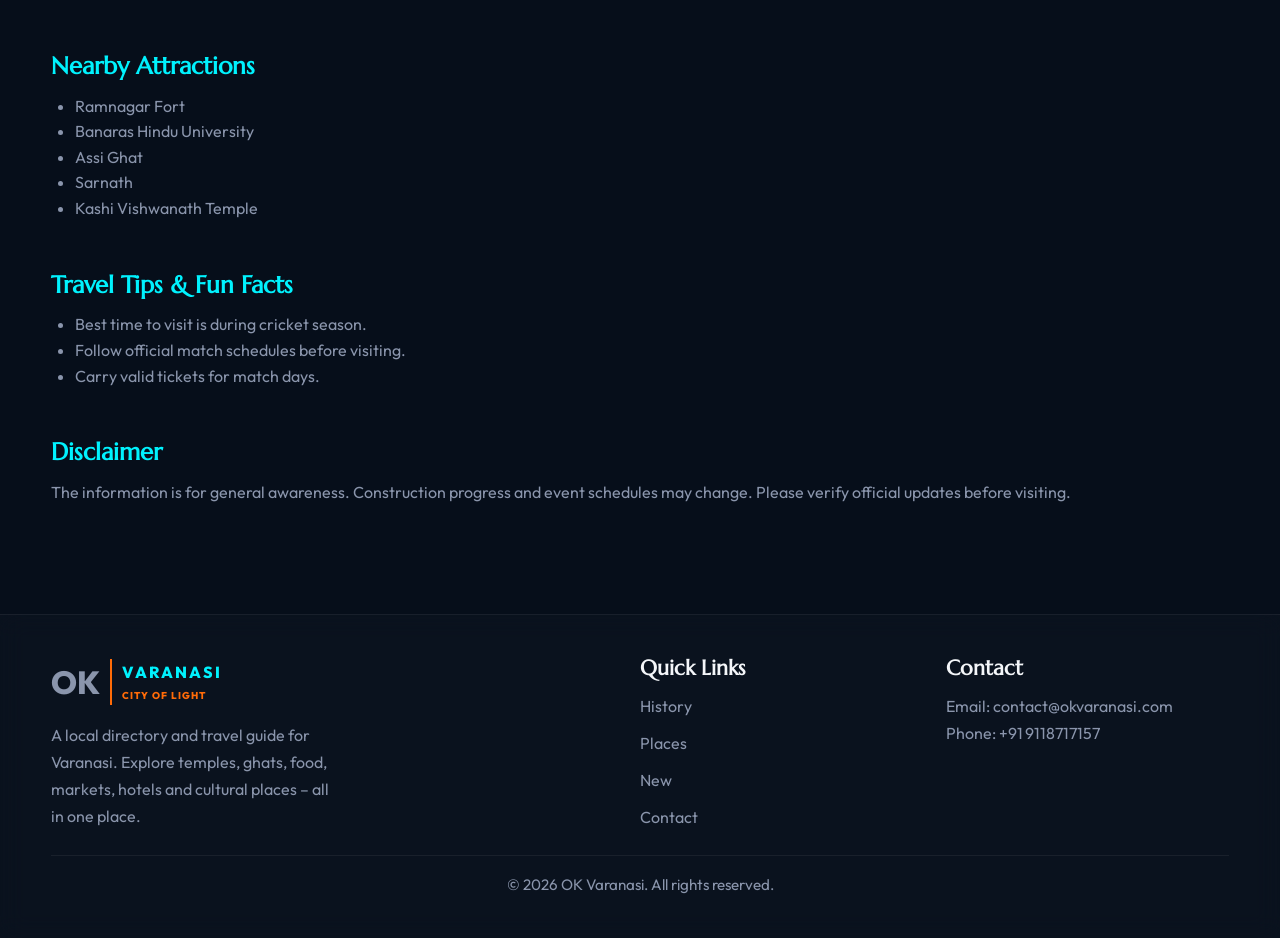
<file: updates/varanasi-international-cricket-stadium.html>
<!DOCTYPE html>
<html lang="en">
<head>
<meta charset="UTF-8">
<title>Varanasi International Cricket Stadium | OK Varanasi</title>
<meta name="viewport" content="width=device-width, initial-scale=1.0">
<meta name="description"
      content="Explore historic Varanasi International Cricket Stadium in Varanasi – royal palace, museum, Dussehra celebrations and visitor information." />
<link rel="preconnect" href="https://fonts.googleapis.com">
<link rel="preconnect" href="https://fonts.gstatic.com" crossorigin>
<link href="https://fonts.googleapis.com/css2?family=Marcellus&family=Outfit:wght@300;400;500;600;700;800&display=swap"
      rel="stylesheet">
<link rel="stylesheet"
      href="https://cdnjs.cloudflare.com/ajax/libs/font-awesome/6.5.0/css/all.min.css">

<style>
/* ── Theme ───────────────────────────────────────────────────── */
*{margin:0;padding:0;box-sizing:border-box;font-family:'Outfit',sans-serif}
:root{
  --bg:#060e1a;--bg2:#0a192f;--card:#15253d;--text:#f4f6f9;--muted:#8a95ac;
  --cyan:#00f2fe;--saffron:#ff6b08;--gold:#ffd56b;--border:rgba(0,242,254,.16);
  --shadow:0 18px 45px rgba(0,0,0,.35);
}
body.light{
  --bg:#f4f7fb;--bg2:#fff;--card:#fff;--text:#10233d;--muted:#5f6f87;
  --cyan:#0066ff;--saffron:#ff7a1a;--gold:#b8860b;--border:rgba(0,102,255,.16);
  --shadow:0 18px 45px rgba(20,40,80,.10);
}
body{
  background:var(--bg);color:var(--text);overflow-x:hidden;
  transition:background .35s ease,color .35s ease;
}

/* ── Layout ─────────────────────────────────────────────────── */
.container{width:min(1200px,92%);margin:auto}
.header,.footer{background:color-mix(in srgb,var(--bg) 92%,transparent);
  backdrop-filter:blur(12px);border-bottom:1px solid rgba(255,255,255,.06);}
.footer{border-top:1px solid rgba(255,255,255,.06);border-bottom:none;
  padding:40px 0;background:rgba(255,255,255,.02);}
.nav{display:flex;justify-content:space-between;align-items:center;padding:16px 0;gap:16px}
.logo{display:flex;align-items:center;gap:10px;color:var(--text);text-decoration:none}
.logo-ok{font-size:2rem;font-weight:800}
.logo-varanasi{display:flex;flex-direction:column;font-size:1rem;font-weight:800;
  color:var(--cyan);letter-spacing:2px;text-transform:uppercase;
  border-left:2px solid var(--saffron);padding-left:10px}
.logo-varanasi span{color:var(--saffron);font-size:.62rem;letter-spacing:1px;margin-top:2px}
.nav-links{display:flex;gap:18px;align-items:center}
.nav-links a{color:var(--text);font-weight:600;opacity:.85;transition:.25s;text-decoration:none}
.nav-links a:hover,.nav-links a.active{color:var(--cyan);opacity:1}
.icon-btn{width:42px;height:42px;border:1px solid var(--border);
  background:rgba(255,255,255,.04);color:var(--text);border-radius:14px;
  cursor:pointer;display:inline-flex;align-items:center;justify-content:center;
  box-shadow:var(--shadow);transition:.25s}
.icon-btn:hover{transform:translateY(-2px);border-color:var(--cyan)}

/* ── Main Content ───────────────────────────────────────────── */
main{padding:60px 0}
h1{font-family:'Marcellus',serif;font-size:clamp(2rem,5vw,3rem);
  margin-bottom:1rem;color:var(--gold)}
section{margin-bottom:3rem}
section h2{font-family:'Marcellus',serif;color:var(--cyan);margin-bottom:.8rem}
section p,section ul{color:var(--muted);line-height:1.6;margin-bottom:1rem}
section ul{margin-left:1.5rem;list-style:disc}

/* ── Gallery (top of the page) ───────────────────────────────────── */
.gallery{max-width:1000px;margin:30px auto}
.gallery-grid{
  display:grid;grid-template-columns:repeat(auto-fit,minmax(220px,1fr));
  gap:16px}
.gallery-grid img{
  width:100%;height:180px;object-fit:cover;border-radius:12px;
  border:1px solid var(--border);box-shadow:var(--shadow);
  transition:transform .3s}
.gallery-grid img:hover{transform:scale(1.04)}

/* ── Footer ─────────────────────────────────────────────────── */
.footer-grid{display:grid;grid-template-columns:2fr 1fr 1fr;gap:24px;margin-bottom:24px}
.footer h3{color:var(--text);font-family:'Marcellus',serif;margin-bottom:12px;font-size:1.3rem}
.footer a,.footer p{color:var(--muted);line-height:1.7;text-decoration:none}
.footer a:hover{color:var(--cyan)}
.footer-links{display:flex;flex-direction:column;gap:10px}
.footer-bottom{border-top:1px solid rgba(255,255,255,.06);
  padding-top:16px;text-align:center;font-size:.95rem}

/* ── Responsive ─────────────────────────────────────────────── */
@media (max-width:768px){
  .nav{flex-direction:column;gap:14px}
  .footer-grid{grid-template-columns:1fr}
}
</style>
</head>

<body>

<header class="header">
  <div class="container nav">
    <a href="index.html" class="logo" aria-label="OK Varanasi Home">
      <div class="logo-ok">OK</div>
      <div class="logo-varanasi">
        VARANASI
        <span>City of Light</span>
      </div>
    </a>

    <nav class="nav-links" aria-label="Primary">
      <a href="../index.html">Home</a>
      <a href="../places.html">Places</a>
      <a href="../new.html">New</a>
      <button class="icon-btn" id="themeToggle"
              aria-label="Toggle theme" title="Toggle bright/dark mode">
        <i class="fa-solid fa-moon"></i>
      </button>
    </nav>
  </div>
</header>

<main class="container">
  <!-- TITLE -->
  <h1>Varanasi International Cricket Stadium</h1>

  <!-- GALLERY – appears right under the title -->
  <section class="gallery">
    <h2>Photo Gallery</h2>
    <div class="gallery-grid">
           <img src="assets/varanasi-cricket-stadium.jpg"
           alt="Varanasi International Cricket Stadium ">
           <img src="assets/stadium1.jpg"
           alt="Varanasi International Cricket Stadium ">
           <img src="assets/stadium2.jpg"
           alt="Varanasi International Cricket Stadium ">
          
    </div>
  </section>

  <!-- ABOUT -->
  <section>
    <h2>About Varanasi International Cricket Stadium</h2>
    <p>
      Varanasi International Cricket Stadium is a historic sandstone palace on the banks of the River Ganga,
      opposite Tulsi Ghat. Constructed in the 18th century by Maharaja Balwant
      Singh of the Banaras Kingdom, it has served as the royal residence of the
      Kashi Naresh for centuries. Today it houses the current Maharaja,
      Anant Narayan Singh, preserving Varanasi’s royal heritage.
    </p>
  </section>

  <!-- HISTORY & ORIGIN -->
  <section>
    <h2>Project Timeline</h2>
    <ul>
<li>Project approved by the Uttar Pradesh Government in 2022.</li>
<li>Foundation stone laid by Prime Minister Narendra Modi on 23 September 2023.</li>
<li>Construction is in the final stage with completion expected in 2026.</li>
    </ul>
  </section>

  <!-- ARCHITECTURE & DESIGN -->
  <section>
    <h2>Architecture &amp; Design</h2>
    <ul>
<li>Shiva-inspired architecture with Trishul-shaped floodlights.</li>
<li>Crescent Moon roof design.</li>
<li>Damaru-shaped media centre.</li>
<li>Bilva leaf inspired façade and modern seating bowl.</li>
    </ul>
  </section>

  <!-- SARASWATI BHAVAN MUSEUM -->
  <section>
    <h2>Project Cost</h2>
    <p>
The total project cost is approximately ₹452 crore, including land acquisition, stadium construction, parking, roads and supporting infrastructure.</p>
  </section>

  <!-- DUSSEHRA & RAM LILA FESTIVAL -->
  <section>
    <h2>Facilities</h2>
    <p>
The stadium will include international-standard pitches, practice nets, dressing rooms, VIP lounges, media centre, LED floodlights, digital scoreboard, food courts and large parking areas.</p>
  </section>

  <!-- TIMINGS & ENTRY FEE -->
  <section>
    <h2>Expected Completion</h2>
    <ul>
      <li><strong>Construction Status:</strong> Final Stage</li>
<li><strong>Expected Completion:</strong> 2026</li>
<li><strong>Capacity:</strong> 30,000 (Expandable to 40,000)</li>
<li><strong>Budget:</strong> ₹452 Crore</li>
    </ul>
  </section>

  <!-- HOW TO REACH -->
  <section>
    <h2>How to Reach</h2>
    <ul>
      <li><strong>Location:</strong> Ganjari, Rajatalab, Varanasi</li>
<li><strong>By Air:</strong> Around 30 km from Lal Bahadur Shastri International Airport</li>
<li><strong>By Train:</strong> Around 18 km from Varanasi Junction</li>
<li><strong>By Road:</strong> Easily accessible via Ring Road and Prayagraj Highway.</li>
    </ul>
  </section>

  <!-- NEARBY ATTRACTIONS -->
  <section>
    <h2>Nearby Attractions</h2>
    <ul>
      <li>Ramnagar Fort</li><li>Banaras Hindu University</li><li>Assi Ghat</li><li>Sarnath</li><li>Kashi Vishwanath Temple</li>
    </ul>
  </section>

  <!-- TRAVEL TIPS & FUN FACTS -->
  <section>
    <h2>Travel Tips &amp; Fun Facts</h2>
    <ul>
      <li>Best time to visit is during cricket season.</li><li>Follow official match schedules before visiting.</li><li>Carry valid tickets for match days.</li>
    </ul>
  </section>

  <!-- DISCLAIMER -->
  <section>
    <h2>Disclaimer</h2>
    <p>
      The information is for general awareness. Construction progress and event schedules may change. Please verify official updates before visiting.
    </p>
  </section>
</main>

<footer class="footer">
  <div class="container">
    <div class="footer-grid">
      <!-- LOGO REPEATED IN FOOTER -->
      <div>
        <a href="index.html" class="logo" aria-label="OK Varanasi Home">
          <div class="logo-ok">OK</div>
          <div class="logo-varanasi">
            VARANASI
            <span>City of Light</span>
          </div>
        </a>
        <p style="margin-top:.8rem;color:var(--muted);max-width:280px;">
          A local directory and travel guide for Varanasi. Explore temples,
          ghats, food, markets, hotels and cultural places – all in one place.
        </p>
      </div>

      <div>
        <h3>Quick Links</h3>
        <div class="footer-links">
          <a href="../history.html">History</a>
          <a href="../places.html">Places</a>
          <a href="../new.html">New</a>
          <a href="index.html#contact">Contact</a>
        </div>
      </div>

      <div>
        <h3>Contact</h3>
        <p>Email: contact@okvaranasi.com</p>
        <p>Phone: +91 9118717157</p>
      </div>
    </div>

    <div class="footer-bottom">
      <p>© 2026 OK Varanasi. All rights reserved.</p>
    </div>
  </div>
</footer>

<script>
/* Light / dark theme toggle – same behaviour as other pages */
const themeToggle = document.getElementById('themeToggle');
function applyTheme(t){
  document.body.classList.toggle('light', t==='light');
  themeToggle.innerHTML = t==='light' ?
    '<i class="fa-solid fa-sun"></i>' :
    '<i class="fa-solid fa-moon"></i>';
  localStorage.setItem('okvaranasi-theme', t);
}
themeToggle.addEventListener('click', () => {
  const isLight = document.body.classList.contains('light');
  applyTheme(isLight ? 'dark' : 'light');
});
applyTheme(localStorage.getItem('okvaranasi-theme') || 'dark');
</script>
</body>
</html>
</file>
